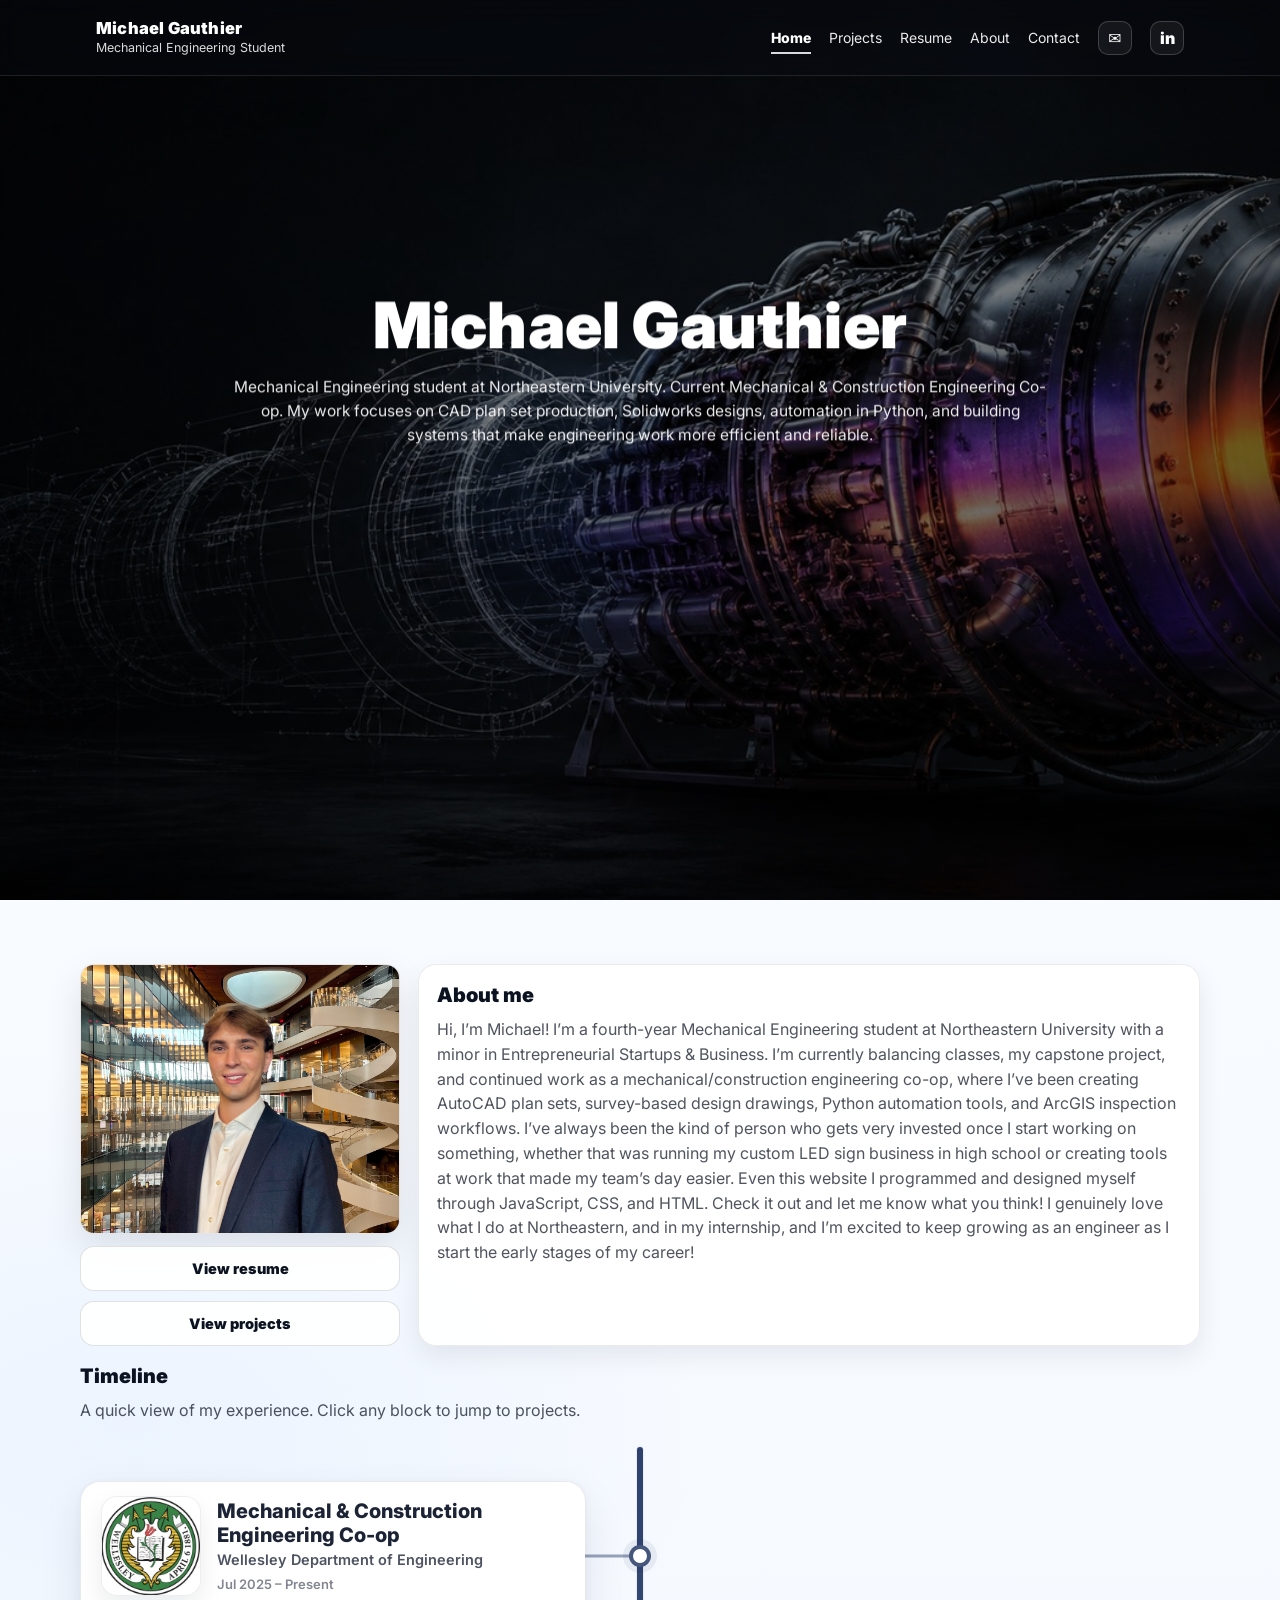
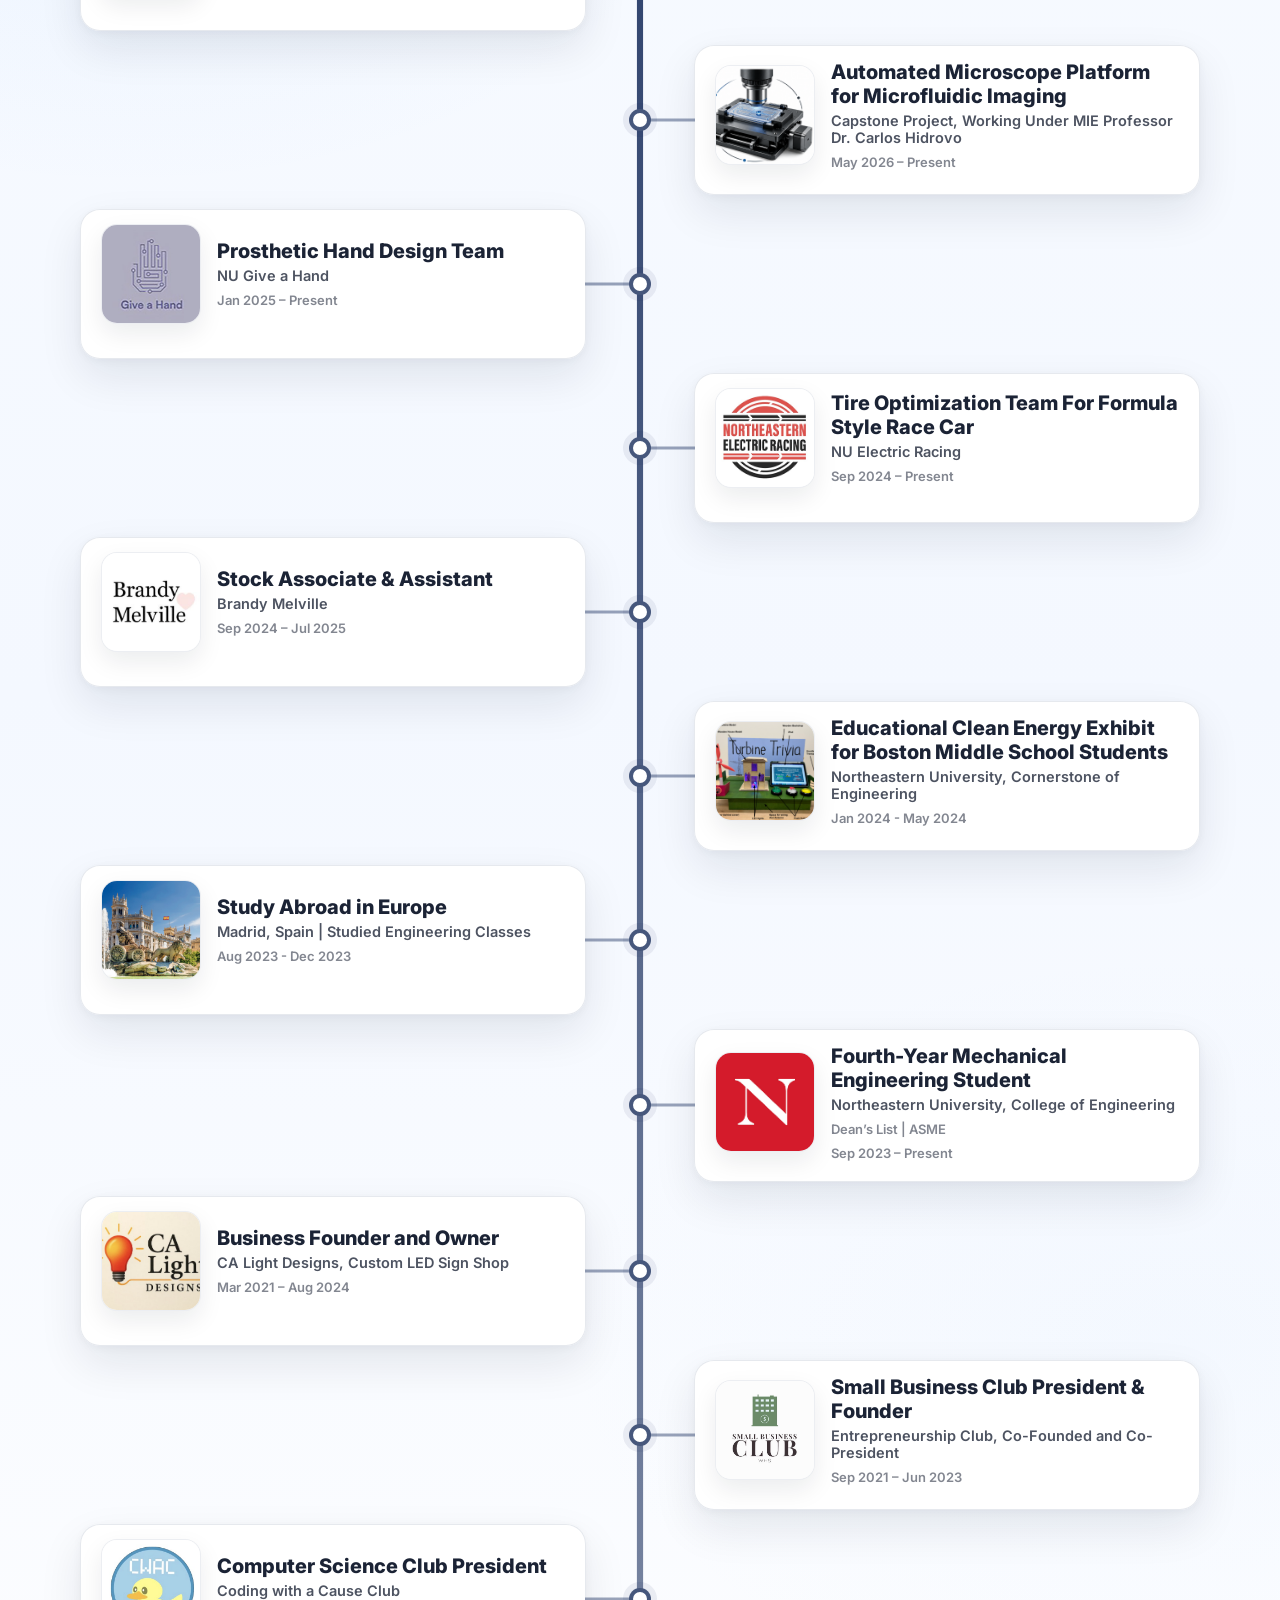
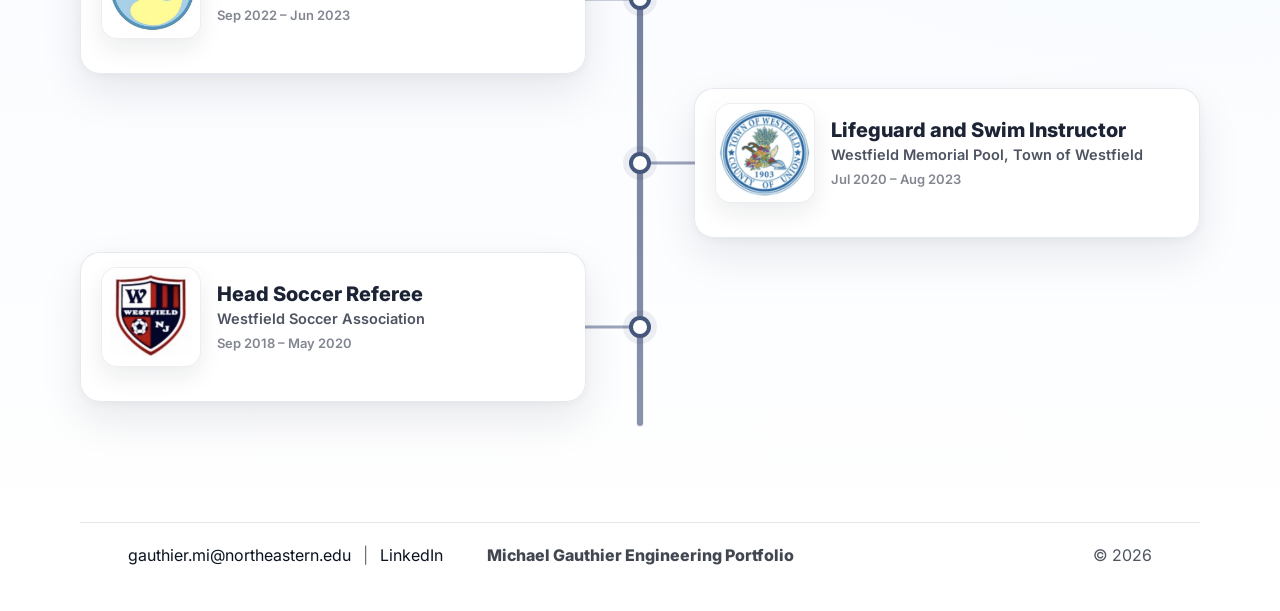
<file: index.html>
<!doctype html>
<html lang="en">
<head>
  <meta charset="utf-8" />
  <meta name="viewport" content="width=device-width,initial-scale=1,viewport-fit=cover" />
  <title>Michael Gauthier</title>
  <link rel="preconnect" href="https://fonts.googleapis.com">
  <link rel="preconnect" href="https://fonts.gstatic.com" crossorigin>
  <link href="https://fonts.googleapis.com/css2?family=Inter:wght@400;500;600;700;800;900&display=swap" rel="stylesheet">
  <link rel="stylesheet" href="styles.css" />
</head>
<body>
  <header class="topbar">
    <div class="wrap topbar-inner">
      <div class="brandblock">
        <div class="brand">Michael Gauthier</div>
        <div class="subtitle">Mechanical Engineering Student</div>
      </div>

      <button class="menu-btn" id="menuBtn" aria-label="Open menu">
        <span></span><span></span><span></span>
      </button>

      <nav class="nav" id="nav">
        <a class="nav-link active" href="index.html">Home</a>
        <a class="nav-link" href="projects.html">Projects</a>
        <a class="nav-link" href="resume.html">Resume</a>
        <a class="nav-link" href="about.html">About</a>
        <a class="nav-link" href="contact.html">Contact</a>
        <a class="icon-link" href="mailto:gauthier.mi@northeastern.edu" aria-label="Email">✉</a>
        <a class="icon-link" href="https://www.linkedin.com/in/mgauthier1" target="_blank" rel="noopener" aria-label="LinkedIn">in</a>
      </nav>
    </div>
  </header>

  <main class="noPad">
    <section class="hero full" data-parallax="true" data-parallax-speed="0.04"
      style="background-image:url('assets/images/HomeBackground.jpg');">
      <div class="hero-overlay"></div>
      <div class="wrap hero-content">
        <div class="hero-center hero-home-shift hero-parallax-text" data-parallax-text="true" data-parallax-text-speed="0.55">
          <h1 class="hero-title">Michael Gauthier</h1>
          <p class="hero-sub">
            Mechanical Engineering student at Northeastern University. Current Mechanical & Construction Engineering Co-op.
            My work focuses on CAD plan set production, Solidworks designs, automation in Python, and building systems that make engineering work more efficient and reliable.
          </p>
        </div>
      </div>
    </section>

    <section class="surface">
      <div class="wrap section">
        <div class="home-about-shell">
          <div class="home-about-left">
            <img class="home-headshot" src="assets/images/headshot2.png" alt="Headshot">

            <div class="home-about-buttons">
              <a class="btn btn-wide" href="resume.html">View resume</a>
              <a class="btn btn-wide" href="projects.html">View projects</a>
            </div>
          </div>

          <div class="home-about-right card">
            <div class="home-about-pad">
              <h2 class="h2">About me</h2>
              <p class="p-muted">
                Hi, I’m Michael! I’m a fourth-year Mechanical Engineering student at Northeastern University with a minor in Entrepreneurial Startups & Business. I’m currently balancing classes, my capstone project, and continued work as a mechanical/construction engineering co-op, where I’ve been creating AutoCAD plan sets, survey-based design drawings, Python automation tools, and ArcGIS inspection workflows. 
                I’ve always been the kind of person who gets very invested once I start working on something, whether that was running my custom LED sign business in high school or creating tools at work that made my team’s day easier. Even this website I programmed and designed myself through JavaScript, CSS, and HTML. Check it out and let me know what you think! I genuinely love what I do at Northeastern, and in my internship, and I’m excited to keep growing as an engineer as I start the early stages of my career!
              </p>
            </div>
          </div>
        </div>

        <div style="margin-top:18px;">
          <h2 class="h2">Timeline</h2>
          <p class="p-muted">A quick view of my experience. Click any block to jump to projects.</p>
        </div>

        <div class="timeline-alt">
          <div class="timeline-center-line"></div>
          <div class="timeline-years" aria-hidden="true"></div>

          <a class="timeline-row left" href="projects.html">
            <div class="timeline-card">
              <div class="timeline-card-inner">
                <div class="timeline-logo">
                  <img src="assets/images/WellesleyLogo_web.jpg" alt="Town of Wellesley">
                </div>
                <div class="timeline-text">
                  <div class="timeline-title">Mechanical & Construction Engineering Co-op</div>
                  <div class="timeline-company">Wellesley Department of Engineering</div>
                  <div class="timeline-subdate">Jul 2025 – Present</div>
                </div>
              </div>
            </div>
          </a>

          <a class="timeline-row right" href="projects.html">
            <div class="timeline-card">
              <div class="timeline-card-inner">
                <div class="timeline-logo">
                  <img src="assets/images/Capstone.png" alt="Capstone Project">
                </div>
                <div class="timeline-text">
                  <div class="timeline-title">Automated Microscope Platform for Microfluidic Imaging</div>
                  <div class="timeline-company">Capstone Project, Working Under MIE Professor Dr. Carlos Hidrovo</div>
                  <div class="timeline-subdate">May 2026 – Present</div>
                </div>
              </div>
            </div>
          </a>

          <a class="timeline-row left" href="projects.html">
            <div class="timeline-card">
              <div class="timeline-card-inner">
                <div class="timeline-logo">
                  <img src="assets/images/HandClubLogo_web.jpg" alt="NU Give a Hand">
                </div>
                <div class="timeline-text">
                  <div class="timeline-title">Prosthetic Hand Design Team</div>
                  <div class="timeline-company">NU Give a Hand</div>
                  <div class="timeline-subdate">Jan 2025 – Present</div>
                </div>
              </div>
            </div>
          </a>

          <a class="timeline-row right" href="projects.html">
            <div class="timeline-card">
              <div class="timeline-card-inner">
                <div class="timeline-logo">
                  <img src="assets/images/RacingClubLogo_web.jpg" alt="NU Electric Racing">
                </div>
                <div class="timeline-text">
                  <div class="timeline-title">Tire Optimization Team For Formula Style Race Car</div>
                  <div class="timeline-company">NU Electric Racing</div>
                  <div class="timeline-subdate">Sep 2024 – Present</div>
                </div>
              </div>
            </div>
          </a>

          <a class="timeline-row left no-nav" href="#">
            <div class="timeline-card">
              <div class="timeline-card-inner">
                <div class="timeline-logo">
                  <img src="assets/images/BrandyLogo.png" alt="Brandy Melville">
                </div>
                <div class="timeline-text">
                  <div class="timeline-title">Stock Associate & Assistant</div>
                  <div class="timeline-company">Brandy Melville</div>
                  <div class="timeline-subdate">Sep 2024 – Jul 2025</div>
                </div>
              </div>
            </div>
          </a>


          <a class="timeline-row right" href="project.html?slug=project-7">
            <div class="timeline-card">
              <div class="timeline-card-inner">
                <div class="timeline-logo">
                  <img src="assets/images/CleanEnergyLogo.png" alt="Clean Energy Exhibit">
                </div>
                <div class="timeline-text">
                  <div class="timeline-title">Educational Clean Energy Exhibit for Boston Middle School Students</div>
                  <div class="timeline-company">Northeastern University, Cornerstone of Engineering</div>
                  <div class="timeline-subdate">Jan 2024 - May 2024</div>
                </div>
              </div>
            </div>
          </a>

          <a class="timeline-row left" href="about.html">
            <div class="timeline-card">
              <div class="timeline-card-inner">
                <div class="timeline-logo">
                  <img src="assets/images/Madrid1.jpeg" alt="Study Abroad Madrid">
                </div>
                <div class="timeline-text">
                  <div class="timeline-title">Study Abroad in Europe</div>
                  <div class="timeline-company">Madrid, Spain | Studied Engineering Classes</div>
                  <div class="timeline-subdate">Aug 2023 - Dec 2023</div>
                </div>
              </div>
            </div>
          </a>

          <a class="timeline-row right" href="projects.html">
            <div class="timeline-card">
              <div class="timeline-card-inner">
                <div class="timeline-logo">
                  <img src="assets/images/NortheasternLogo.jpg" alt="Northeastern University">
                </div>
                <div class="timeline-text">
                  <div class="timeline-title">Fourth-Year Mechanical Engineering Student</div>
                  <div class="timeline-company">Northeastern University, College of Engineering</div>
                  <div class="timeline-subdate">Dean’s List | ASME</div>
                  <div class="timeline-subdate">Sep 2023 – Present</div>
                </div>
              </div>
            </div>
          </a>

          <!-- CA Light Designs moved to LEFT -->
          <a class="timeline-row left" href="project.html?slug=project-6">
            <div class="timeline-card">
              <div class="timeline-card-inner">
                <div class="timeline-logo">
                  <img src="assets/images/CALightDesignsLogo_web.jpg" alt="CA Light Designs">
                </div>
                <div class="timeline-text">
                  <div class="timeline-title">Business Founder and Owner</div>
                  <div class="timeline-company">CA Light Designs, Custom LED Sign Shop</div>
                  <div class="timeline-subdate">Mar 2021 – Aug 2024</div>
                </div>
              </div>
            </div>
          </a>

          <a class="timeline-row right" href="about.html">
            <div class="timeline-card">
              <div class="timeline-card-inner">
                <div class="timeline-logo">
                  <img src="assets/images/EntrepreneurshipClubLogo_web.jpg" alt="Entrepreneurship Club">
                </div>
                <div class="timeline-text">
                  <div class="timeline-title">Small Business Club President & Founder</div>
                  <div class="timeline-company">Entrepreneurship Club, Co-Founded and Co-President</div>
                  <div class="timeline-subdate">Sep 2021 – Jun 2023</div>
                </div>
              </div>
            </div>
          </a>

          <a class="timeline-row left" href="about.html">
            <div class="timeline-card">
              <div class="timeline-card-inner">
                <div class="timeline-logo">
                  <img src="assets/images/CodingWithACauseClubLogo_web.jpg" alt="Coding with a Cause">
                </div>
                <div class="timeline-text">
                  <div class="timeline-title">Computer Science Club President</div>
                  <div class="timeline-company">Coding with a Cause Club</div>
                  <div class="timeline-subdate">Sep 2022 – Jun 2023</div>
                </div>
              </div>
            </div>
          </a>

          <a class="timeline-row right" href="about.html">
            <div class="timeline-card">
              <div class="timeline-card-inner">
                <div class="timeline-logo">
                  <img src="assets/images/WestfieldLogo_web.jpg" alt="Westfield Memorial Pool">
                </div>
                <div class="timeline-text">
                  <div class="timeline-title">Lifeguard and Swim Instructor</div>
                  <div class="timeline-company">Westfield Memorial Pool, Town of Westfield</div>
                  <div class="timeline-subdate">Jul 2020 – Aug 2023</div>
                </div>
              </div>
            </div>
          </a>

          <a class="timeline-row left" href="about.html">
            <div class="timeline-card">
              <div class="timeline-card-inner">
                <div class="timeline-logo">
                  <img src="assets/images/westfieldsoccer_web.jpg" alt="Westfield Soccer Association">
                </div>
                <div class="timeline-text">
                  <div class="timeline-title">Head Soccer Referee</div>
                  <div class="timeline-company">Westfield Soccer Association</div>
                  <div class="timeline-subdate">Sep 2018 – May 2020</div>
                </div>
              </div>
            </div>
          </a>
        </div>

        <footer class="footer">
          <div class="wrap footer-3">
            <div class="footer-left">
              <a href="mailto:gauthier.mi@northeastern.edu">gauthier.mi@northeastern.edu</a>
              <span class="sep">|</span>
              <a href="https://www.linkedin.com/in/mgauthier1" target="_blank" rel="noopener">LinkedIn</a>
            </div>
            <div class="footer-center">Michael Gauthier Engineering Portfolio</div>
            <div class="footer-right">© <span id="year"></span></div>
          </div>
        </footer>
      </div>
    </section>
  </main>

  <script src="script.js"></script>
</body>
</html>
</file>
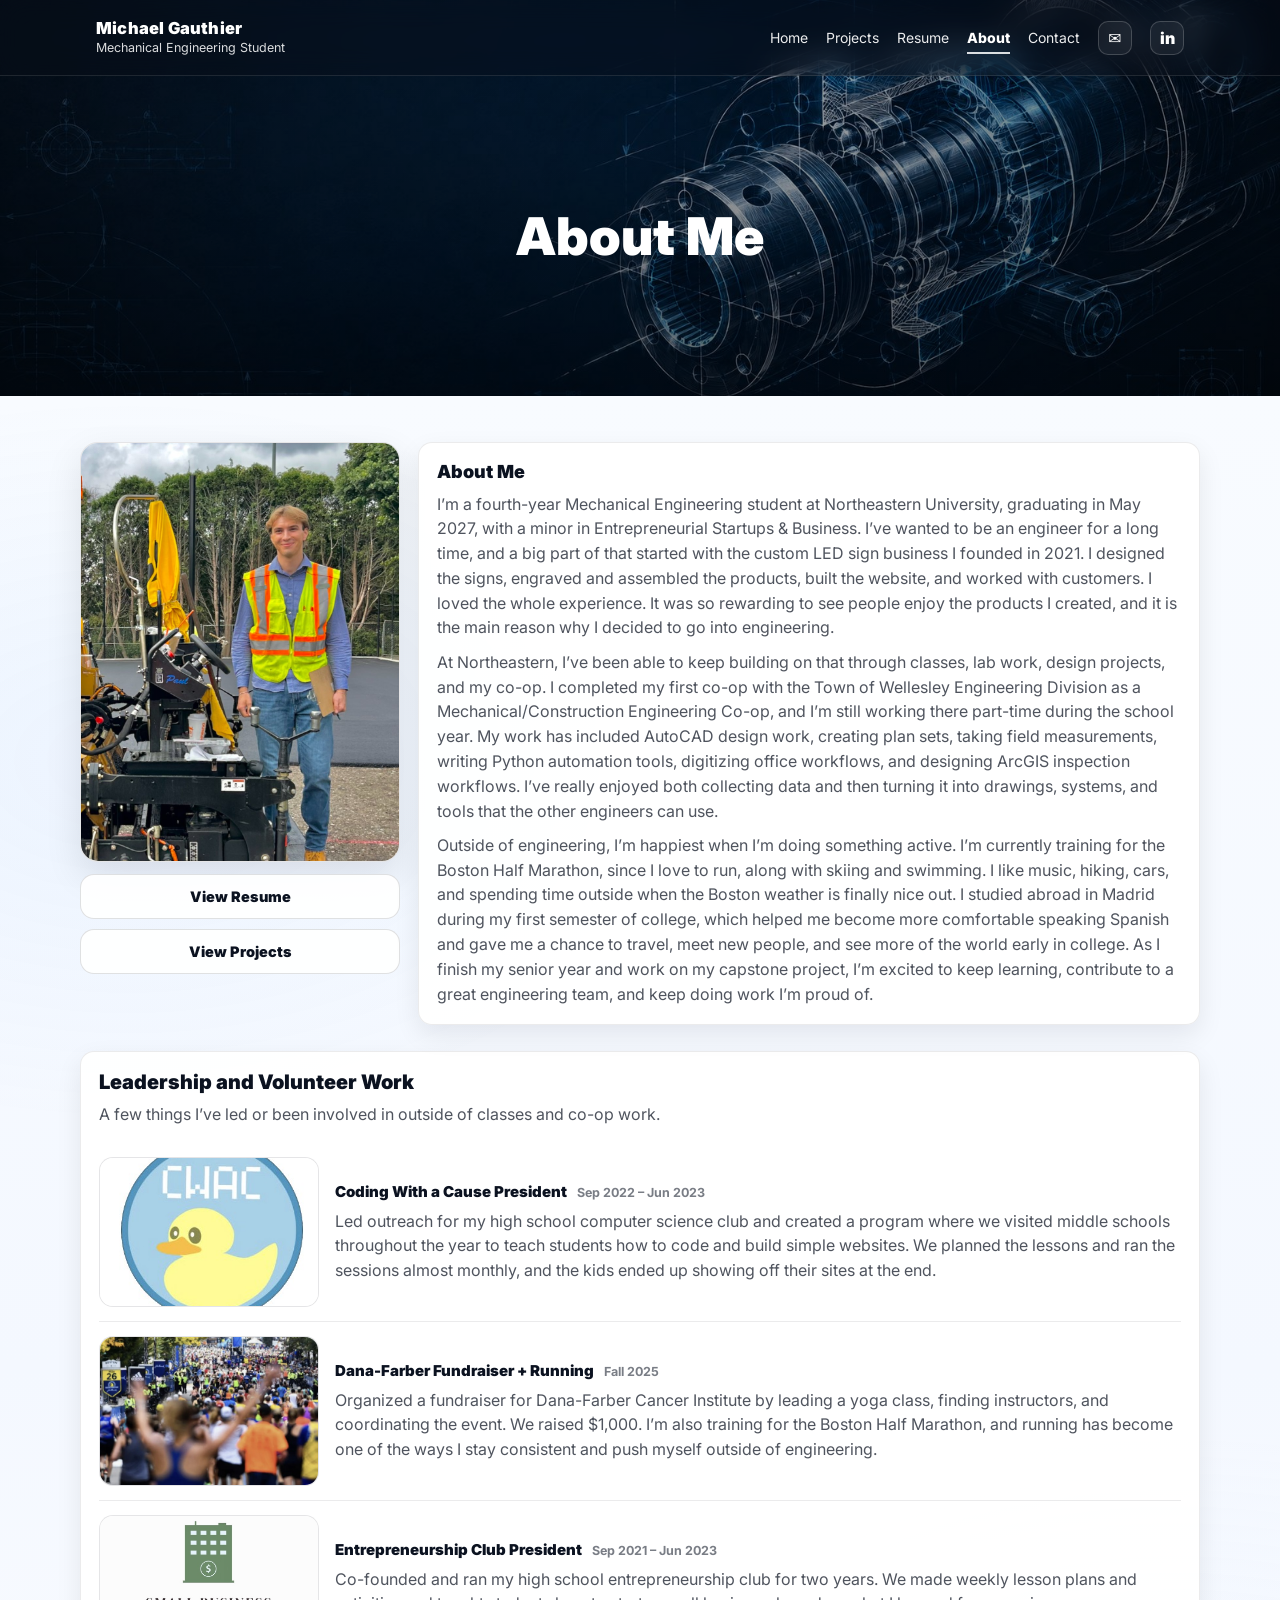
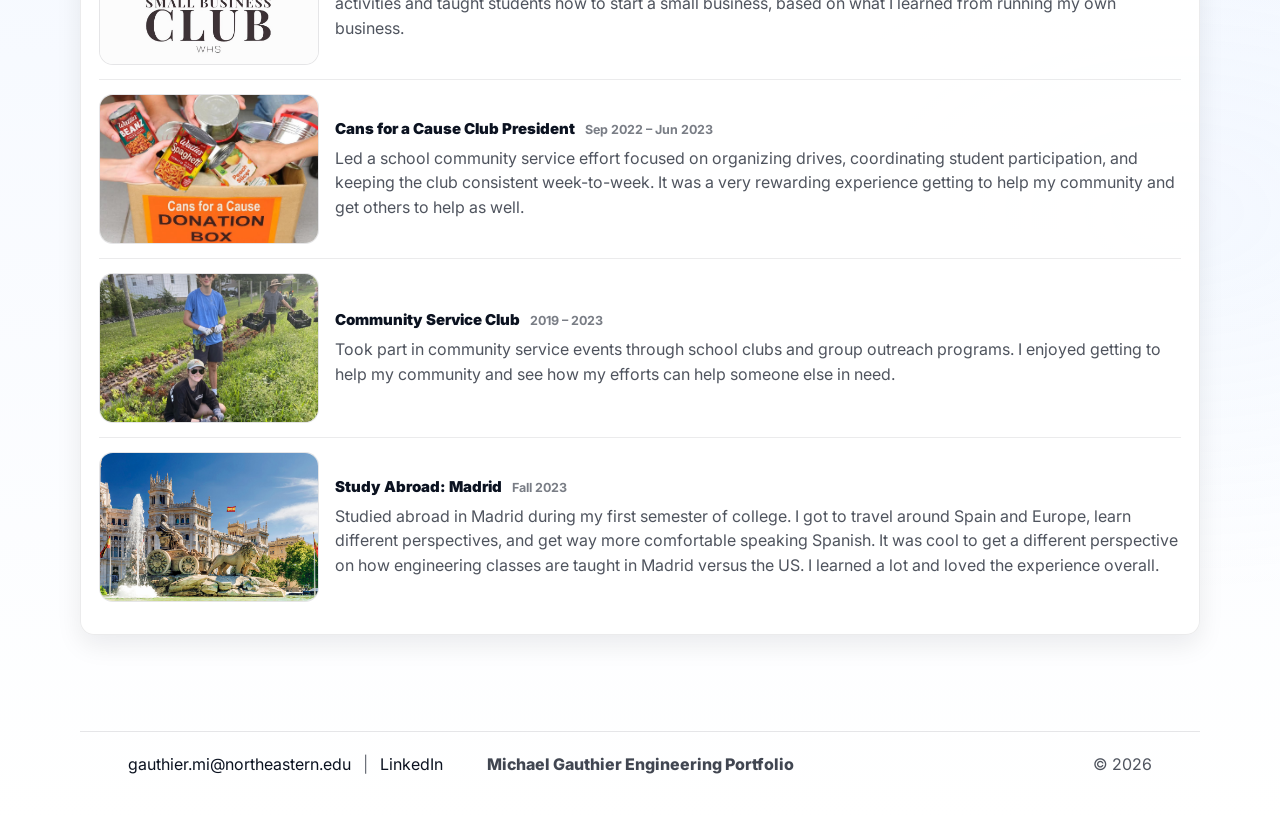
<file: about.html>
<!doctype html>
<html lang="en">
<head>
  <meta charset="utf-8" />
  <meta name="viewport" content="width=device-width,initial-scale=1,viewport-fit=cover" />
  <title>About | Michael Gauthier</title>
  <link rel="preconnect" href="https://fonts.googleapis.com">
  <link rel="preconnect" href="https://fonts.gstatic.com" crossorigin>
  <link href="https://fonts.googleapis.com/css2?family=Inter:wght@400;500;600;700;800;900&display=swap" rel="stylesheet">
  <link rel="stylesheet" href="styles.css?v=1002" />
</head>

<body>
  <header class="topbar">
    <div class="wrap topbar-inner">
      <div class="brandblock">
        <div class="brand">Michael Gauthier</div>
        <div class="subtitle">Mechanical Engineering Student</div>
      </div>

      <button class="menu-btn" id="menuBtn" aria-label="Open menu">
        <span></span><span></span><span></span>
      </button>

      <nav class="nav" id="nav">
        <a class="nav-link" href="index.html">Home</a>
        <a class="nav-link" href="projects.html">Projects</a>
        <a class="nav-link" href="resume.html">Resume</a>
        <a class="nav-link active" href="about.html">About</a>
        <a class="nav-link" href="contact.html">Contact</a>
        <a class="icon-link" href="mailto:gauthier.mi@northeastern.edu" aria-label="Email">✉</a>
        <a class="icon-link" href="https://www.linkedin.com/in/mgauthier1" target="_blank" rel="noopener" aria-label="LinkedIn">in</a>
      </nav>
    </div>
  </header>

  <main>
    <section class="hero thin" data-parallax="true" data-parallax-speed="0.12" data-parallax-base="30" style="background-image:url('assets/images/AboutBanner.jpg'); background-position:center 30%; background-size:cover;">
      <div class="hero-overlay"></div>
      <div class="wrap hero-content">
        <div class="hero-center">
          <h1 class="hero-title" style="font-size: clamp(30px, 4.2vw, 52px);">About Me</h1>
        </div>
      </div>
    </section>

    <section class="surface">
      <div class="wrap section">

        <div style="display:grid; grid-template-columns: 320px 1fr; gap:18px; align-items:stretch;">
          <div style="display:flex; flex-direction:column;">
            <img src="assets/images/heasshot9.jpg" alt="Headshot" loading="lazy" style="width:100%; height: 420px; object-fit: cover; object-position: center 18%; border-radius: 18px; border: 1px solid rgba(2,8,23,.10); box-shadow: 0 14px 36px rgba(2,8,23,.10); background:#fff;">
            <div style="margin-top:12px; display:grid; gap:10px;">
              <a class="btn btn-wide" href="resume.html">View Resume</a>
              <a class="btn btn-wide" href="projects.html">View Projects</a>
            </div>
          </div>

          <div class="card" style="padding:18px; height:100%; display:flex; flex-direction:column; justify-content:center;">
            <div style="font-weight:900; font-size:18px;">About Me</div>

            <div class="p-muted" style="margin-top:9.5px;">
              I’m a fourth-year Mechanical Engineering student at Northeastern University, graduating in May 2027, with a minor in Entrepreneurial Startups & Business. I’ve wanted to be an engineer for a long time, and a big part of that started with the custom LED sign business I founded in 2021. I designed the signs, engraved and assembled the products, built the website, and worked with customers. I loved the whole experience. It was so rewarding to see people enjoy the products I created, and it is the main reason why I decided to go into engineering. 

            </div>

            <div class="p-muted" style="margin-top:9.5px;">
              At Northeastern, I’ve been able to keep building on that through classes, lab work, design projects, and my co-op. I completed my first co-op with the Town of Wellesley Engineering Division as a Mechanical/Construction Engineering Co-op, and I’m still working there part-time during the school year. My work has included AutoCAD design work, creating plan sets, taking field measurements, writing Python automation tools, digitizing office workflows, and designing ArcGIS inspection workflows. I’ve really enjoyed both collecting data and then turning it into drawings, systems, and tools that the other engineers can use. 
            </div>

            <div class="p-muted" style="margin-top:9.5px;">
              Outside of engineering, I’m happiest when I’m doing something active. I’m currently training for the Boston Half Marathon, since I love to run, along with skiing and swimming. I like music, hiking, cars, and spending time outside when the Boston weather is finally nice out. I studied abroad in Madrid during my first semester of college, which helped me become more comfortable speaking Spanish and gave me a chance to travel, meet new people, and see more of the world early in college. As I finish my senior year and work on my capstone project, I’m excited to keep learning, contribute to a great engineering team, and keep doing work I’m proud of.
            </div>
          </div>
        </div>

        <div style="margin-top:26px;">
          <div class="card" style="padding:18px;">
            <div style="font-weight:900; font-size:20px;">Leadership and Volunteer Work</div>
            <div class="p-muted" style="margin-top:8px;">
              A few things I’ve led or been involved in outside of classes and co-op work.
            </div>

            <div style="margin-top:16px; display:grid; gap:0;">

              <div style="display:grid; grid-template-columns: 220px 1fr; gap:16px; align-items:stretch; padding:14px 0;">
                <img src="assets/images/CodingWithACauseClubLogo_web.jpg" alt="Coding With a Cause" loading="lazy" style="width:100%; height:150px; object-fit:cover; border-radius:14px; border:1px solid rgba(2,8,23,.10); background:#fff;">
                <div style="display:flex; flex-direction:column; justify-content:center;">
                  <div style="display:flex; flex-wrap:wrap; gap:10px; align-items:baseline;">
                    <div style="font-weight:900; font-size:15px;">Coding With a Cause President</div>
                    <div style="font-size:12.5px; color: rgba(11,18,32,.55); font-weight:700;">Sep 2022 – Jun 2023</div>
                  </div>
                  <div class="p-muted" style="margin-top:8px;">
                    Led outreach for my high school computer science club and created a program where we visited middle schools throughout the year to teach students how to code and build simple websites. We planned the lessons and ran the sessions almost monthly, and the kids ended up showing off their sites at the end.
                  </div>
                </div>
              </div>

              <div style="border-top:1px solid rgba(2,8,23,.08);"></div>

              <div style="display:grid; grid-template-columns: 220px 1fr; gap:16px; align-items:stretch; padding:14px 0;">
                <img src="assets/images/DanaFarberLogo_web.jpg" alt="Dana-Farber Fundraiser" loading="lazy" style="width:100%; height:150px; object-fit:cover; border-radius:14px; border:1px solid rgba(2,8,23,.10); background:#fff;">
                <div style="display:flex; flex-direction:column; justify-content:center;">
                  <div style="display:flex; flex-wrap:wrap; gap:10px; align-items:baseline;">
                    <div style="font-weight:900; font-size:15px;">Dana-Farber Fundraiser + Running</div>
                    <div style="font-size:12.5px; color: rgba(11,18,32,.55); font-weight:700;">Fall 2025</div>
                  </div>
                  <div class="p-muted" style="margin-top:8px;">
                    Organized a fundraiser for Dana-Farber Cancer Institute by leading a yoga class, finding instructors, and coordinating the event. We raised $1,000. I’m also training for the Boston Half Marathon, and running has become one of the ways I stay consistent and push myself outside of engineering.
                  </div>
                </div>
              </div>

              <div style="border-top:1px solid rgba(2,8,23,.08);"></div>

              <div style="display:grid; grid-template-columns: 220px 1fr; gap:16px; align-items:stretch; padding:14px 0;">
                <img src="assets/images/EntrepreneurshipClubLogo_web.jpg" alt="Entrepreneurship Club" loading="lazy" style="width:100%; height:150px; object-fit:cover; border-radius:14px; border:1px solid rgba(2,8,23,.10); background:#fff;">
                <div style="display:flex; flex-direction:column; justify-content:center;">
                  <div style="display:flex; flex-wrap:wrap; gap:10px; align-items:baseline;">
                    <div style="font-weight:900; font-size:15px;">Entrepreneurship Club President</div>
                    <div style="font-size:12.5px; color: rgba(11,18,32,.55); font-weight:700;">Sep 2021 – Jun 2023</div>
                  </div>
                  <div class="p-muted" style="margin-top:8px;">
                    Co-founded and ran my high school entrepreneurship club for two years. We made weekly lesson plans and activities and taught students how to start a small business, based on what I learned from running my own business.
                  </div>
                </div>
              </div>

              <div style="border-top:1px solid rgba(2,8,23,.08);"></div>

              <div style="display:grid; grid-template-columns: 220px 1fr; gap:16px; align-items:stretch; padding:14px 0;">
                <img src="assets/images/CansForACauseLogo_web.jpg" alt="Cans for a Cause" loading="lazy" style="width:100%; height:150px; object-fit:cover; border-radius:14px; border:1px solid rgba(2,8,23,.10); background:#fff;">
                <div style="display:flex; flex-direction:column; justify-content:center;">
                  <div style="display:flex; flex-wrap:wrap; gap:10px; align-items:baseline;">
                    <div style="font-weight:900; font-size:15px;">Cans for a Cause Club President</div>
                    <div style="font-size:12.5px; color: rgba(11,18,32,.55); font-weight:700;">Sep 2022 – Jun 2023</div>
                  </div>
                  <div class="p-muted" style="margin-top:8px;">
                    Led a school community service effort focused on organizing drives, coordinating student participation, and keeping the club consistent week-to-week. It was a very rewarding experience getting to help my community and get others to help as well. 
                  </div>
                </div>
              </div>

              <div style="border-top:1px solid rgba(2,8,23,.08);"></div>

              <div style="display:grid; grid-template-columns: 220px 1fr; gap:16px; align-items:stretch; padding:14px 0;">
                <img src="assets/images/CommunityServiceLogo_web.png" alt="Community Service" loading="lazy" style="width:100%; height:150px; object-fit:cover; border-radius:14px; border:1px solid rgba(2,8,23,.10); background:#fff;">
                <div style="display:flex; flex-direction:column; justify-content:center;">
                  <div style="display:flex; flex-wrap:wrap; gap:10px; align-items:baseline;">
                    <div style="font-weight:900; font-size:15px;">Community Service Club</div>
                    <div style="font-size:12.5px; color: rgba(11,18,32,.55); font-weight:700;">2019 – 2023</div>
                  </div>
                  <div class="p-muted" style="margin-top:8px;">
                    Took part in community service events through school clubs and group outreach programs. I enjoyed getting to help my community and see how my efforts can help someone else in need. 
                  </div>
                </div>
              </div>

              <div style="border-top:1px solid rgba(2,8,23,.08);"></div>

              <div style="display:grid; grid-template-columns: 220px 1fr; gap:16px; align-items:stretch; padding:14px 0;">
                <img src="assets/images/Madrid1.jpeg" alt="Madrid Study Abroad" loading="lazy" style="width:100%; height:150px; object-fit:cover; border-radius:14px; border:1px solid rgba(2,8,23,.10); background:#fff;">
                <div style="display:flex; flex-direction:column; justify-content:center;">
                  <div style="display:flex; flex-wrap:wrap; gap:10px; align-items:baseline;">
                    <div style="font-weight:900; font-size:15px;">Study Abroad: Madrid</div>
                    <div style="font-size:12.5px; color: rgba(11,18,32,.55); font-weight:700;">Fall 2023</div>
                  </div>
                  <div class="p-muted" style="margin-top:8px;">
                    Studied abroad in Madrid during my first semester of college. I got to travel around Spain and Europe, learn different perspectives, and get way more comfortable speaking Spanish. It was cool to get a different perspective on how engineering classes are taught in Madrid versus the US. I learned a lot and loved the experience overall. 
                  </div>
                </div>
              </div>

            </div>
          </div>
        </div>

        <footer class="footer">
          <div class="wrap footer-3">
            <div class="footer-left">
              <a href="mailto:gauthier.mi@northeastern.edu">gauthier.mi@northeastern.edu</a>
              <span class="sep">|</span>
              <a href="https://www.linkedin.com/in/mgauthier1" target="_blank" rel="noopener">LinkedIn</a>
            </div>
            <div class="footer-center">Michael Gauthier Engineering Portfolio</div>
            <div class="footer-right">© <span id="year"></span></div>
          </div>
        </footer>

      </div>
    </section>
  </main>

  <script src="script.js?v=1002"></script>
</body>
</html>
</file>
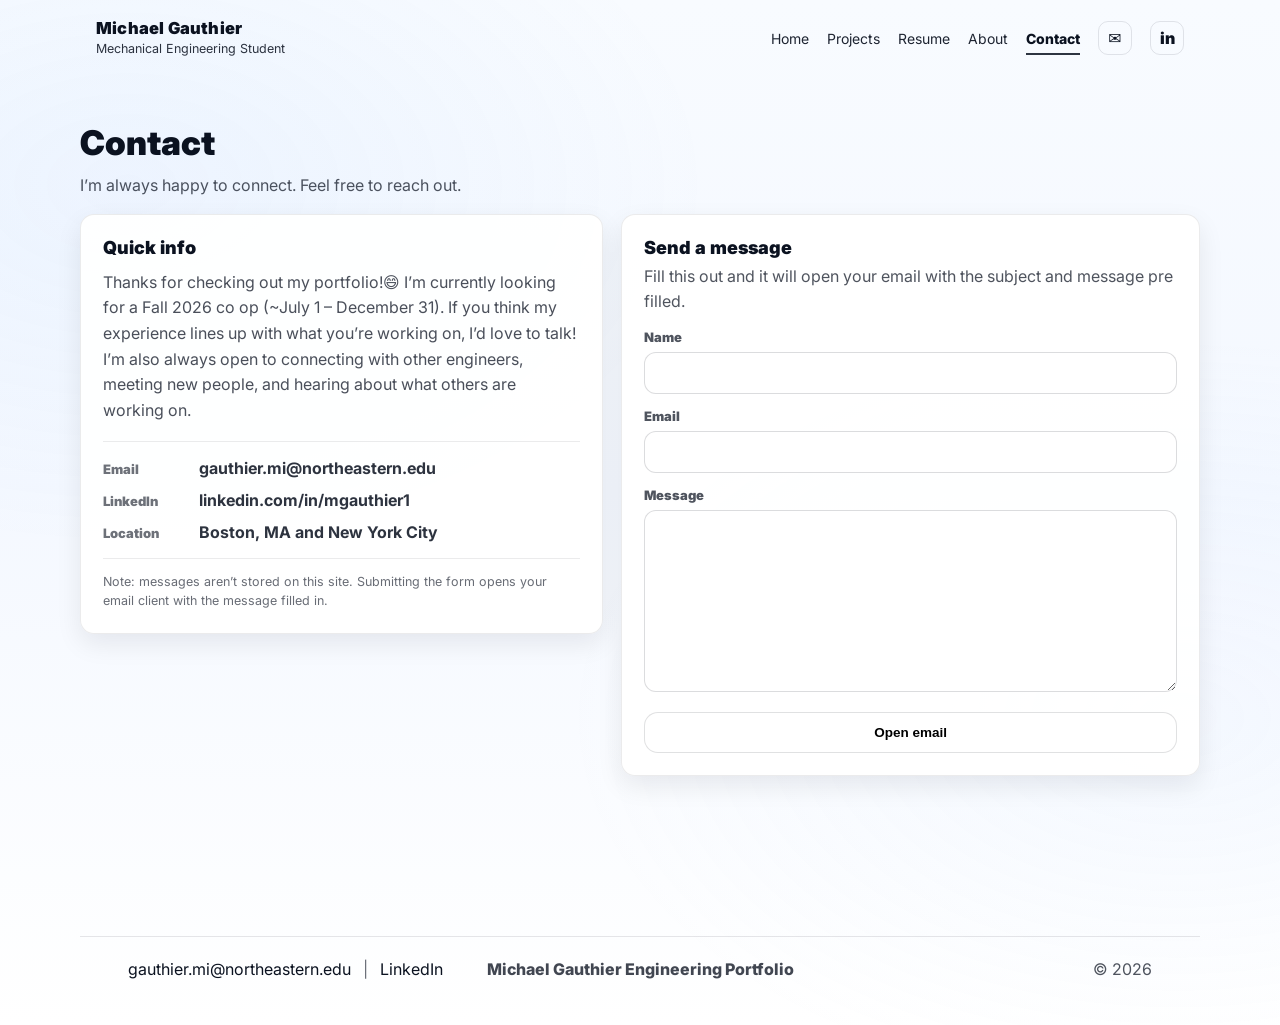
<file: contact.html>
<!doctype html>
<html lang="en">
<head>
  <meta charset="utf-8" />
  <meta name="viewport" content="width=device-width,initial-scale=1,viewport-fit=cover" />
  <title>Contact | Michael Gauthier</title>
  <link rel="preconnect" href="https://fonts.googleapis.com">
  <link rel="preconnect" href="https://fonts.gstatic.com" crossorigin>
  <link href="https://fonts.googleapis.com/css2?family=Inter:wght@400;500;600;700;800;900&display=swap" rel="stylesheet">
  <link rel="stylesheet" href="styles.css?v=12" />
</head>

<body class="contact-page">
  <header class="topbar lightbar clearbar">
    <div class="wrap topbar-inner">
      <div class="brandblock">
        <div class="brand">Michael Gauthier</div>
        <div class="subtitle">Mechanical Engineering Student</div>
      </div>

      <button class="menu-btn" id="menuBtn" aria-label="Open menu">
        <span></span><span></span><span></span>
      </button>

      <nav class="nav" id="nav">
        <a class="nav-link" href="index.html">Home</a>
        <a class="nav-link" href="projects.html">Projects</a>
        <a class="nav-link" href="resume.html">Resume</a>
        <a class="nav-link" href="about.html">About</a>
        <a class="nav-link active" href="contact.html">Contact</a>
        <a class="icon-link" href="mailto:gauthier.mi@northeastern.edu" aria-label="Email">✉</a>
        <a class="icon-link" href="https://www.linkedin.com/in/mgauthier1" target="_blank" rel="noopener" aria-label="LinkedIn">in</a>
      </nav>
    </div>
  </header>

  <main class="surface pageFill">
    <section class="wrap section">
      <div class="page-head">
        <div>
          <h1 class="page-title">Contact</h1>
          <p class="p-muted">I’m always happy to connect. Feel free to reach out.</p>
        </div>
      </div>

      <div class="contact-grid">
        <aside class="card contact-left">
          <h2 class="contact-h">Quick info</h2>

          <p class="contact-blurb">
            Thanks for checking out my portfolio!😄 I’m currently looking for a Fall 2026 co op
            (~July 1 – December 31). If you think my experience lines up with what you’re working on,
            I’d love to talk! I’m also always open to connecting with other engineers,
            meeting new people, and hearing about what others are working on. 
            
          </p>

          <div class="contact-info">
            <div class="contact-row">
              <div class="contact-label">Email</div>
              <a class="contact-value" href="mailto:gauthier.mi@northeastern.edu">gauthier.mi@northeastern.edu</a>
            </div>

            <div class="contact-row">
              <div class="contact-label">LinkedIn</div>
              <a class="contact-value" href="https://www.linkedin.com/in/mgauthier1" target="_blank" rel="noopener">
                linkedin.com/in/mgauthier1
              </a>
            </div>

            <div class="contact-row">
              <div class="contact-label">Location</div>
              <div class="contact-value">Boston, MA and New York City</div>
            </div>
          </div>

          <div class="contact-note">
            Note: messages aren’t stored on this site. Submitting the form opens your email client with the message filled in.
          </div>
        </aside>

        <section class="card contact-right">
          <h2 class="contact-h">Send a message</h2>
          <p class="p-muted" style="margin-top:6px;">
            Fill this out and it will open your email with the subject and message pre filled.
          </p>

          <form id="contactForm" class="contact-form">
            <label class="contact-field">
              <span>Name</span>
              <input id="cName" class="contact-input" required>
            </label>

            <label class="contact-field">
              <span>Email</span>
              <input id="cEmail" class="contact-input" type="email" required>
            </label>

            <label class="contact-field">
              <span>Message</span>
              <textarea id="cMessage" class="contact-input" rows="8" required></textarea>
            </label>

            <button class="btn contact-submit" type="submit">Open email</button>
          </form>
        </section>
      </div>

      <div class="contact-footer-spacer"></div>

      <footer class="footer">
        <div class="wrap footer-3">
          <div class="footer-left">
            <a href="mailto:gauthier.mi@northeastern.edu">gauthier.mi@northeastern.edu</a>
            <span class="sep">|</span>
            <a href="https://www.linkedin.com/in/mgauthier1" target="_blank" rel="noopener">LinkedIn</a>
          </div>
          <div class="footer-center">Michael Gauthier Engineering Portfolio</div>
          <div class="footer-right">© <span id="year"></span></div>
        </div>
      </footer>
    </section>
  </main>

  <script src="script.js?v=12"></script>
</body>
</html>
</file>
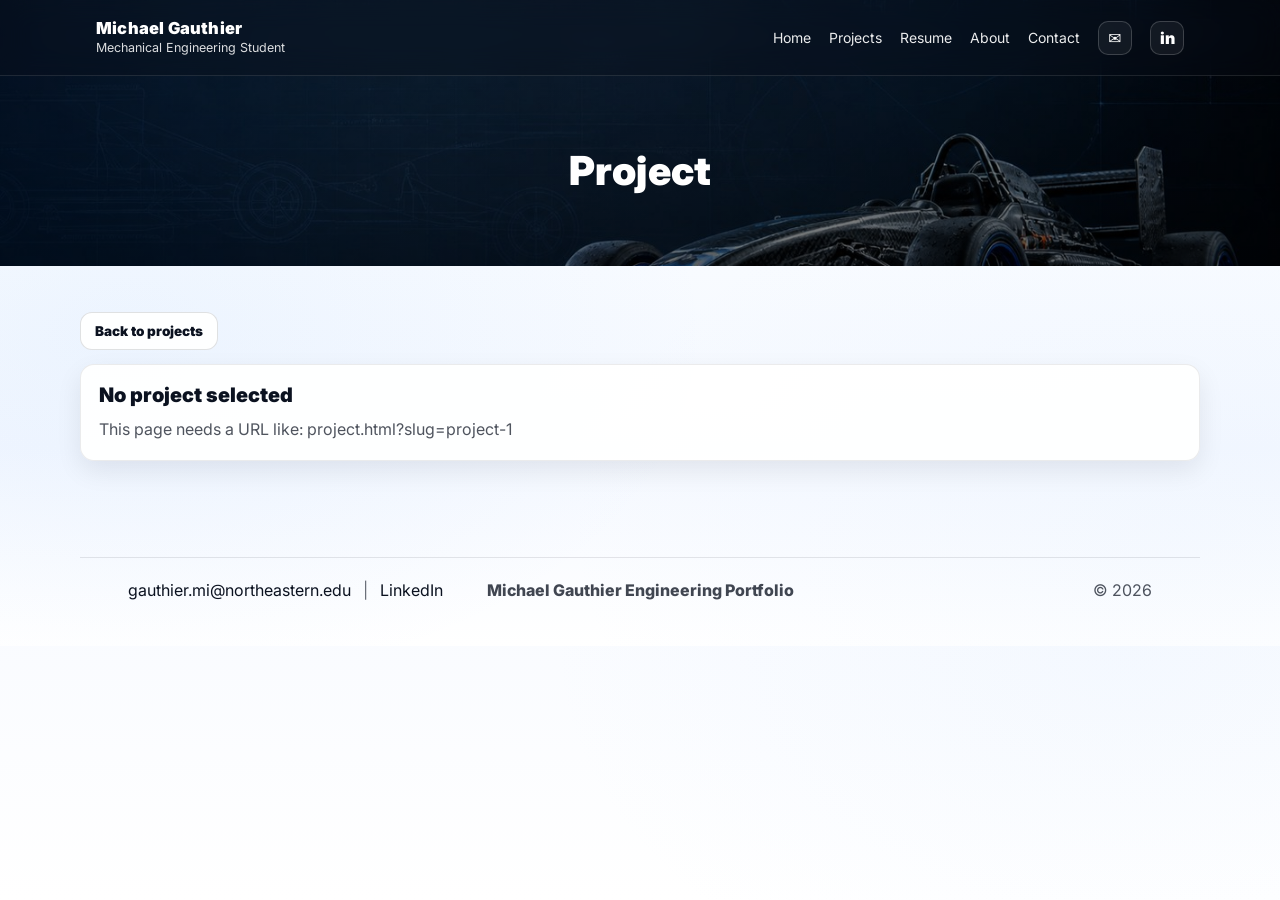
<file: project.html>
<!doctype html>
<html lang="en">
<head>
  <meta charset="utf-8" />
  <meta name="viewport" content="width=device-width,initial-scale=1,viewport-fit=cover" />
  <title>Project | Michael Gauthier</title>
  <link rel="preconnect" href="https://fonts.googleapis.com">
  <link rel="preconnect" href="https://fonts.gstatic.com" crossorigin>
  <link href="https://fonts.googleapis.com/css2?family=Inter:wght@400;500;600;700;800;900&display=swap" rel="stylesheet">
  <link rel="stylesheet" href="styles.css?v=1000" />
</head>

<body>
  <header class="topbar">
    <div class="wrap topbar-inner">
      <div class="brandblock">
        <div class="brand">Michael Gauthier</div>
        <div class="subtitle">Mechanical Engineering Student</div>
      </div>

      <button class="menu-btn" id="menuBtn" aria-label="Open menu">
        <span></span><span></span><span></span>
      </button>

      <nav class="nav" id="nav">
        <a class="nav-link" href="index.html">Home</a>
        <a class="nav-link" href="projects.html">Projects</a>
        <a class="nav-link" href="resume.html">Resume</a>
        <a class="nav-link" href="about.html">About</a>
        <a class="nav-link" href="contact.html">Contact</a>
        <a class="icon-link" href="mailto:gauthier.mi@northeastern.edu" aria-label="Email">✉</a>
        <a class="icon-link" href="https://www.linkedin.com/in/mgauthier1" target="_blank" rel="noopener" aria-label="LinkedIn">in</a>
      </nav>
    </div>
  </header>

  <main>
    <section class="hero project-hero" data-parallax="true" data-parallax-speed="0.12" data-parallax-base="20"
      style="background-image:url('assets/images/ProjectBanner.jpg'); background-position:center 20%; background-size:cover;">
      <div class="hero-overlay"></div>
      <div class="wrap hero-content">
        <div class="hero-center">
          <h1 id="projectHeroTitle" class="hero-title project-hero-title"></h1>
        </div>
      </div>
    </section>

    <section class="surface">
      <div class="wrap section">
        <div class="actions" style="margin-bottom:14px;">
          <a class="btn" href="projects.html">Back to projects</a>
        </div>

        <div id="projectWrap"></div>

        <footer class="footer">
          <div class="wrap footer-3">
            <div class="footer-left">
              <a href="mailto:gauthier.mi@northeastern.edu">gauthier.mi@northeastern.edu</a>
              <span class="sep">|</span>
              <a href="https://www.linkedin.com/in/mgauthier1" target="_blank" rel="noopener">LinkedIn</a>
            </div>
            <div class="footer-center">Michael Gauthier Engineering Portfolio</div>
            <div class="footer-right">© <span id="year"></span></div>
          </div>
        </footer>
      </div>
    </section>
  </main>

  <script src="projects-data.js?v=1000"></script>
  <script src="script.js?v=1000"></script>

  <script>
    (function(){
      const root = document.getElementById("projectWrap");
      const heroTitle = document.getElementById("projectHeroTitle");
      const params = new URLSearchParams(window.location.search);
      const slug = params.get("slug");

      if (!window.PROJECTS) {
        heroTitle.textContent = "Project";
        root.innerHTML = `
          <div class="card" style="padding:18px;">
            <div class="h2">Projects data not loading</div>
            <p class="p-muted" style="margin-top:10px;">
              projects-data.js did not run. This usually means the script path is wrong or there is a syntax error inside projects-data.js.
            </p>
          </div>
        `;
        return;
      }

      if (!slug) {
        heroTitle.textContent = "Project";
        root.innerHTML = `
          <div class="card" style="padding:18px;">
            <div class="h2">No project selected</div>
            <p class="p-muted" style="margin-top:10px;">
              This page needs a URL like: project.html?slug=project-1
            </p>
          </div>
        `;
        return;
      }

      const projects = window.PROJECTS.slice().sort((a,b)=>a.number-b.number);
      const p = projects.find(x => x.slug === slug);

      if (!p) {
        heroTitle.textContent = "Project";
        root.innerHTML = `
          <div class="card" style="padding:18px;">
            <div class="h2">Project not found</div>
            <p class="p-muted" style="margin-top:10px;">
              Could not find a project with slug: <b>${slug}</b>
            </p>
          </div>
        `;
        return;
      }

      document.title = `${p.title} | Michael Gauthier`;
      heroTitle.textContent = p.title;

      function pillsFromSkills(skillsStr){
        const list = (skillsStr || "")
          .split(",")
          .map(s => s.trim())
          .filter(Boolean)
          .slice(0, 10);

        return list.map(s => `<span class="project-skill-pill">${s}</span>`).join("");
      }

      function escapeHtml(str){
        return (str || "").replace(/[&<>"']/g, m => ({
          "&":"&amp;","<":"&lt;",">":"&gt;",'"':"&quot;","'":"&#039;"
        }[m]));
      }

      function isVideoSrc(src){
        const base = (src || "").split("?")[0].toLowerCase();
        return base.endsWith(".mp4");
      }

      function mediaBox(src, alt){
        if (!src) return "";
        if (isVideoSrc(src)) {
          return `
            <div class="project-detail-photo" style="overflow:hidden; border-radius:14px; border:1px solid rgba(2,8,23,.10); background:#000; box-shadow: 0 14px 36px rgba(2,8,23,.10);">
              <video
                src="${src}"
                autoplay
                muted
                loop
                playsinline
                preload="metadata"
                style="width:100%; height:auto; display:block;"
                aria-label="${escapeHtml(alt)}"
              ></video>
            </div>
          `;
        }

        return `
          <div class="project-detail-photo" style="overflow:hidden; border-radius:14px; border:1px solid rgba(2,8,23,.10); background:#fff; box-shadow: 0 14px 36px rgba(2,8,23,.10);">
            <img src="${src}" alt="${escapeHtml(alt)}" loading="lazy" style="width:100%; height:auto; display:block;">
          </div>
        `;
      }

      function extraGallery(images, startIndex, alt){
        const rest = (images || []).slice(startIndex).filter(Boolean);
        if (!rest.length) return "";

        return `
          <div style="margin-top:16px;">
            <div class="project-extra-grid">
              ${rest.map(src => `
                <div class="project-extra-img">
                  ${isVideoSrc(src)
                    ? `<video src="${src}" autoplay muted loop playsinline preload="metadata" style="width:100%; height:auto; display:block;" aria-label="${escapeHtml(alt)}"></video>`
                    : `<img src="${src}" alt="${escapeHtml(alt)}" loading="lazy" style="width:100%; height:auto; display:block;">`
                  }
                </div>
              `).join("")}
            </div>
          </div>
        `;
      }

      function renderTile(tileTitle, skills, contextLabel, context, howLabel, how, resultsLabel, results, imagesArr){
        const pills = pillsFromSkills(skills);
        const imgs = Array.isArray(imagesArr) ? imagesArr : [];

        const rightSrc = imgs[0] || "";
        const leftSrc  = imgs[1] || "";

        const rightStackSrc = (imgs.length === 3) ? (imgs[2] || "") : "";

        const more = (imgs.length >= 4) ? extraGallery(imgs, 2, tileTitle) : "";

        return `
          <div class="card" style="padding:18px; margin-bottom:16px;">
            <div style="font-weight:900; font-size:20px; text-align:center; letter-spacing:.2px; margin: 6px 0 10px;">
              ${tileTitle}
            </div>

            <div style="height:8px;"></div>

            <div class="project-detail-top" style="display:grid; grid-template-columns: 1fr 320px; gap:18px; align-items:start;">
              <div>
                <div class="project-skill-pills" style="margin-top:0;">
                  ${pills}
                </div>

                <div style="margin-top:16px;">
                  <div class="project-detail-label">${contextLabel || ""}</div>
                  <div class="project-detail-body">${context || ""}</div>
                </div>

                <div style="margin-top:16px;">
                  <div class="project-detail-label">${howLabel || ""}</div>
                  <div class="project-detail-body">${how || ""}</div>
                </div>
              </div>

              <div style="display:grid; gap:12px;">
                ${mediaBox(rightSrc, tileTitle)}
                ${rightStackSrc ? mediaBox(rightStackSrc, tileTitle) : ""}
              </div>
            </div>

            <div style="margin-top:18px; padding-top:18px; border-top:1px solid rgba(2,8,23,.08);">
              <div style="display:grid; grid-template-columns: 320px 1fr; gap:18px; align-items:start;">
                ${mediaBox(leftSrc, tileTitle)}

                <div>
                  <div class="project-detail-label">${resultsLabel || ""}</div>
                  <div class="project-detail-body">${results || ""}</div>
                </div>
              </div>

              ${more}
            </div>
          </div>
        `;
      }

      if (Array.isArray(p.subsections) && p.subsections.length > 0) {
        const tiles = p.subsections.map(s => {
          return renderTile(
            s.title,
            s.skills,
            s.contextLabel,
            s.context,
            s.howLabel,
            s.how,
            s.resultsLabel,
            s.results,
            s.images
          );
        }).join("");

        root.innerHTML = tiles;
      } else {
        root.innerHTML = renderTile(
          p.title,
          p.skills,
          p.contextLabel,
          p.context,
          p.howLabel,
          p.how,
          p.resultsLabel,
          p.results,
          p.images
        );
      }

      const mq = window.matchMedia("(max-width: 720px)");
      if (mq.matches) {
        root.querySelectorAll(".project-detail-top").forEach(t => t.style.gridTemplateColumns = "1fr");
        root.querySelectorAll("[style*='grid-template-columns: 320px 1fr']").forEach(t => t.style.gridTemplateColumns = "1fr");
        root.querySelectorAll("[style*='grid-template-columns: repeat(2, 1fr)']").forEach(t => t.style.gridTemplateColumns = "1fr");
      }
    })();
  </script>
</body>
</html>
</file>
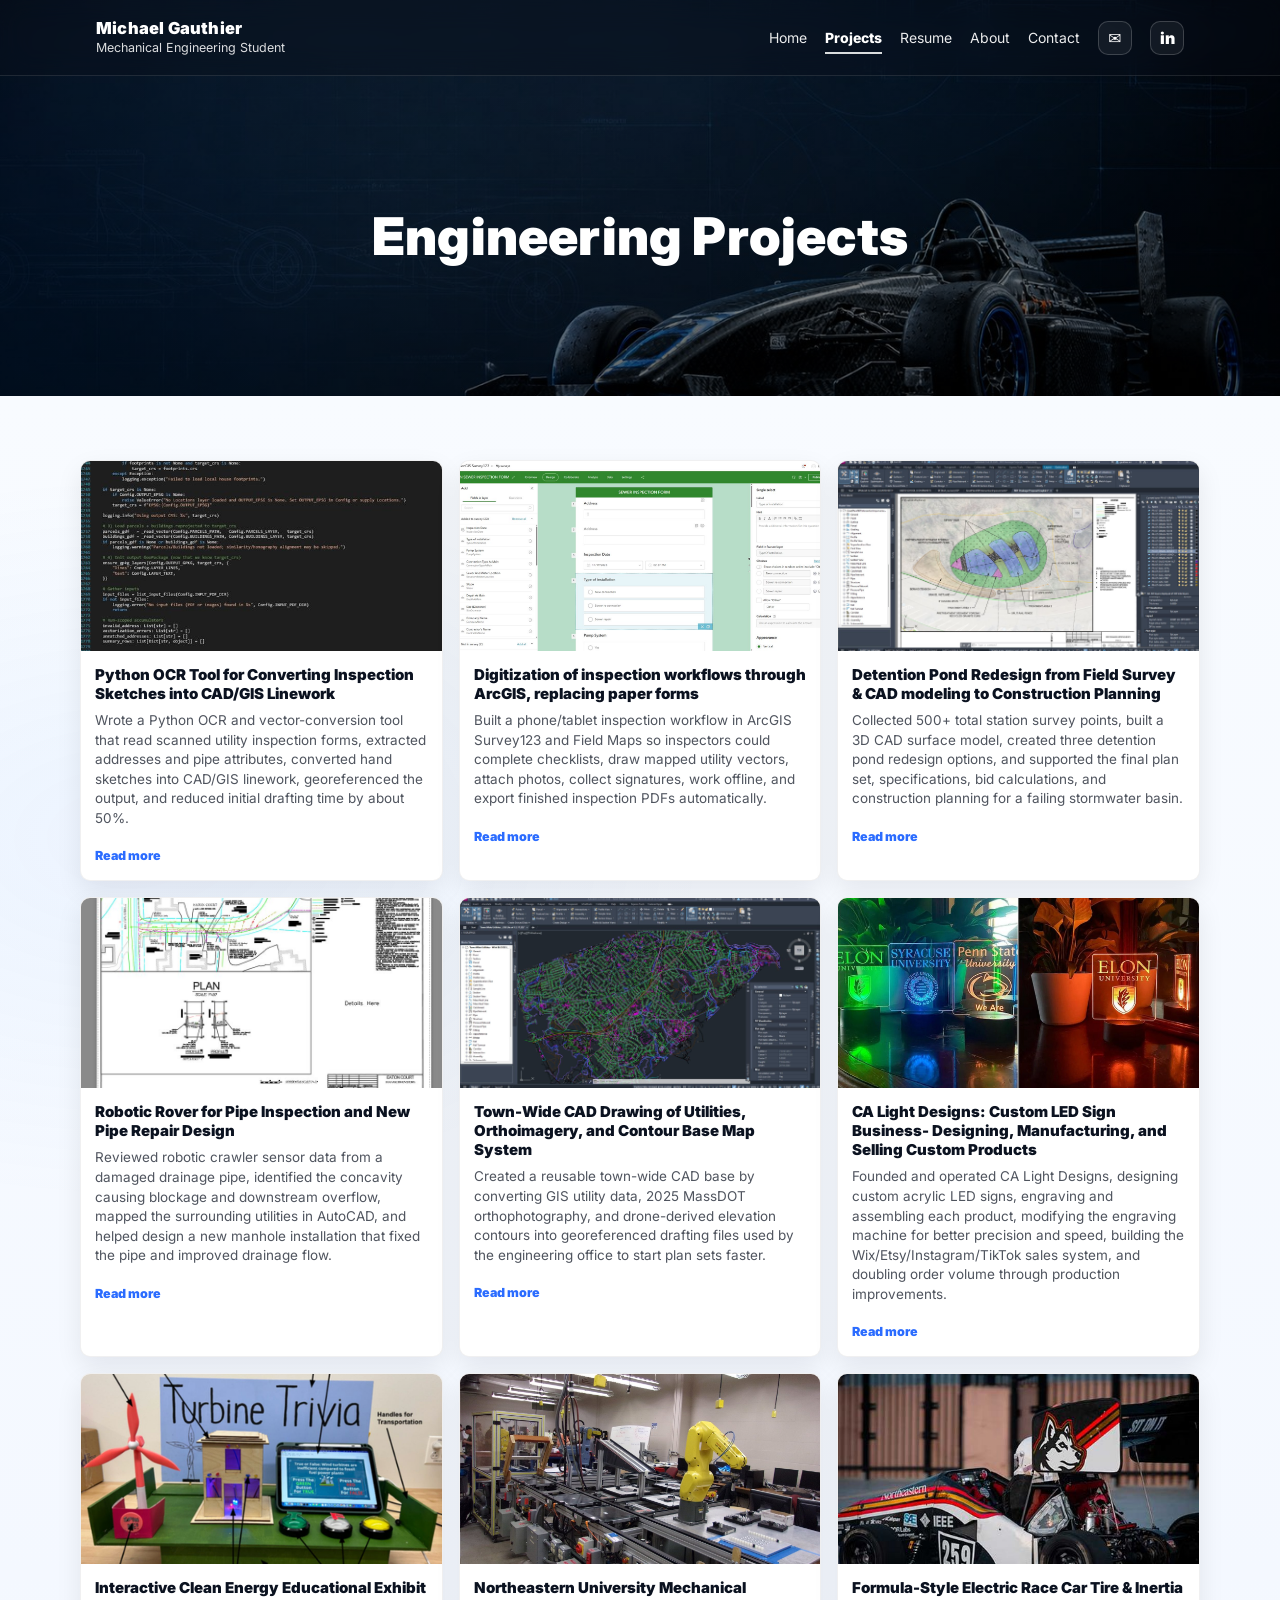
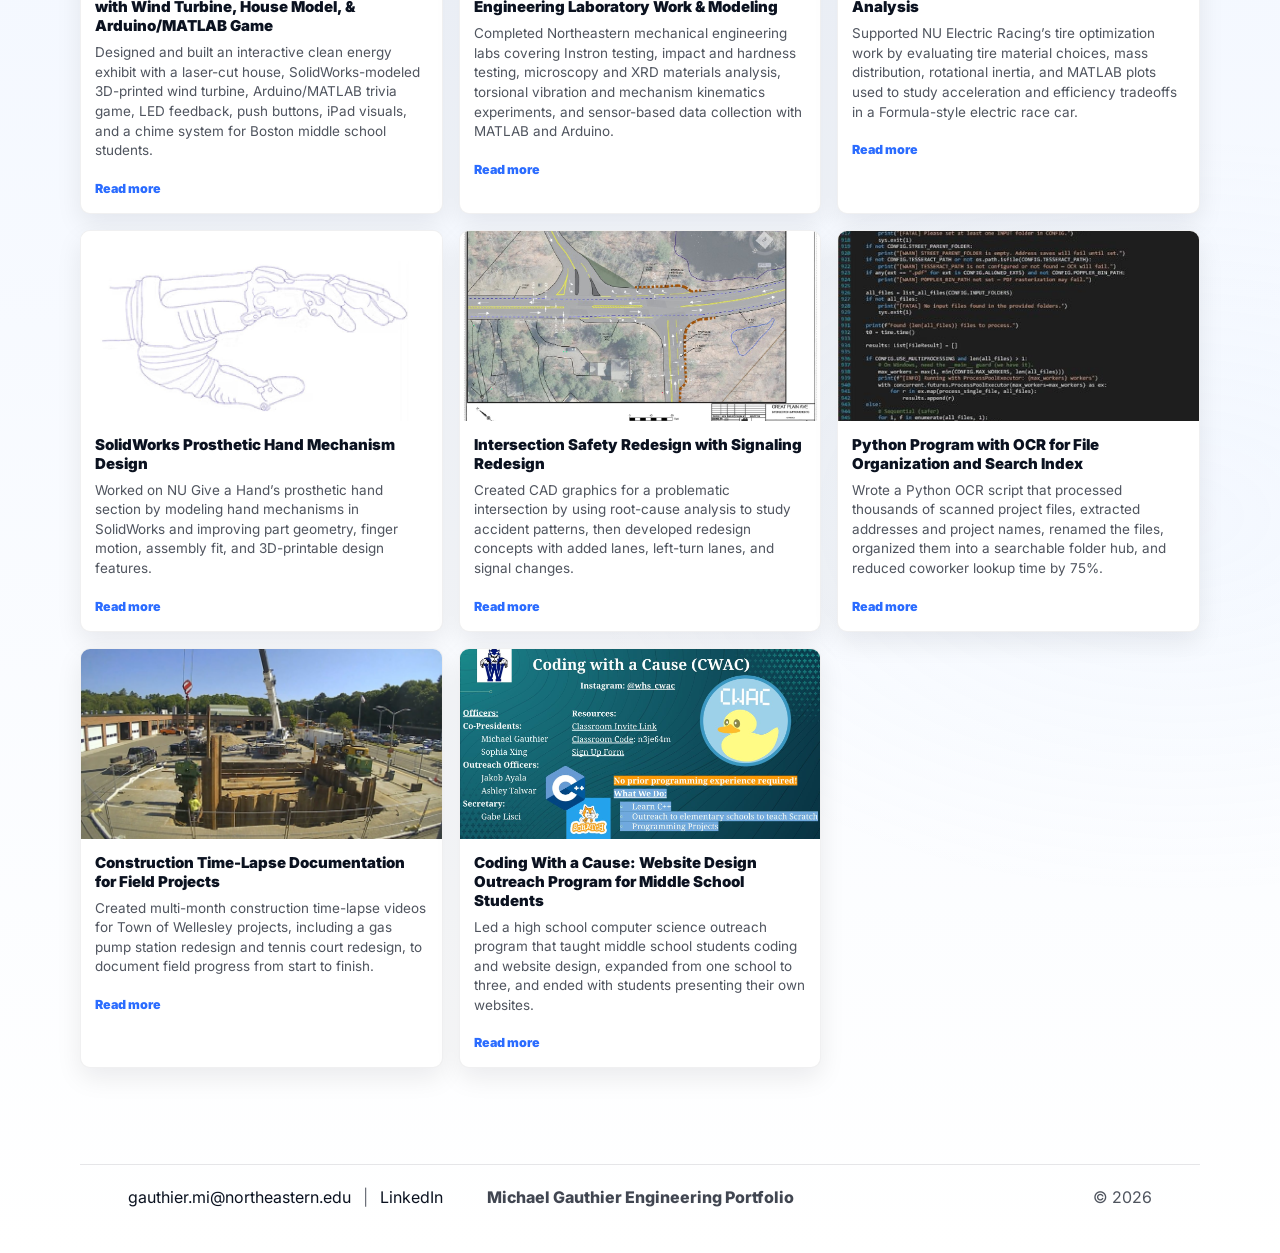
<file: projects.html>
<!doctype html>
<html lang="en">
<head>
  <meta charset="utf-8" />
  <meta name="viewport" content="width=device-width,initial-scale=1,viewport-fit=cover" />
  <title>Projects | Michael Gauthier</title>
  <link rel="preconnect" href="https://fonts.googleapis.com">
  <link rel="preconnect" href="https://fonts.gstatic.com" crossorigin>
  <link href="https://fonts.googleapis.com/css2?family=Inter:wght@400;500;600;700;800;900&display=swap" rel="stylesheet">
  <link rel="stylesheet" href="styles.css?v=99" />
</head>
<body>
  <header class="topbar">
    <div class="wrap topbar-inner">
      <div class="brandblock">
        <div class="brand">Michael Gauthier</div>
        <div class="subtitle">Mechanical Engineering Student</div>
      </div>

      <button class="menu-btn" id="menuBtn" aria-label="Open menu">
        <span></span><span></span><span></span>
      </button>

      <nav class="nav" id="nav">
        <a class="nav-link" href="index.html">Home</a>
        <a class="nav-link active" href="projects.html">Projects</a>
        <a class="nav-link" href="resume.html">Resume</a>
        <a class="nav-link" href="about.html">About</a>
        <a class="nav-link" href="contact.html">Contact</a>
        <a class="icon-link" href="mailto:gauthier.mi@northeastern.edu" aria-label="Email">✉</a>
        <a class="icon-link" href="https://www.linkedin.com/in/mgauthier1" target="_blank" rel="noopener" aria-label="LinkedIn">in</a>
      </nav>
    </div>
  </header>

  <main>
    <section class="hero thin" data-parallax="true" data-parallax-speed="0.12" data-parallax-base="20" style="background-image:url('assets/images/ProjectBanner.jpg'); background-position:center 20%; background-size:cover;">
      <div class="hero-overlay"></div>
      <div class="wrap hero-content">
        <div class="hero-center">
          <h1 class="hero-title" style="font-size: clamp(30px, 4.2vw, 52px);">Engineering Projects</h1>
        </div>
      </div>
    </section>

    <section class="surface">
      <div class="wrap section">
        <div id="projectsGrid" class="projects-grid"></div>

        <footer class="footer">
          <div class="wrap footer-3">
            <div class="footer-left">
              <a href="mailto:gauthier.mi@northeastern.edu">gauthier.mi@northeastern.edu</a>
              <span class="sep">|</span>
              <a href="https://www.linkedin.com/in/mgauthier1" target="_blank" rel="noopener">LinkedIn</a>
            </div>
            <div class="footer-center">Michael Gauthier Engineering Portfolio</div>
            <div class="footer-right">© <span id="year"></span></div>
          </div>
        </footer>
      </div>
    </section>
  </main>

  <script src="projects-data.js?v=99"></script>
  <script src="script.js?v=99"></script>
  <script>
    const grid = document.getElementById("projectsGrid");
    const items = (window.PROJECTS || []).slice().sort((a,b)=>a.number-b.number);

    grid.innerHTML = items.map(p => `
      <a class="project-card" href="project.html?slug=${encodeURIComponent(p.slug)}">
        <div class="project-thumb" style="background-image:url('${p.thumb}')"></div>
        <div class="project-body">
          <h3>${p.number}. ${p.title}</h3>
          <p>${p.preview || (p.subsections && p.subsections[0] ? p.subsections[0].preview : "")}</p>
          <div class="readmore">Read more</div>
        </div>
      </a>
    `).join("");
  </script>
</body>
</html>
</file>
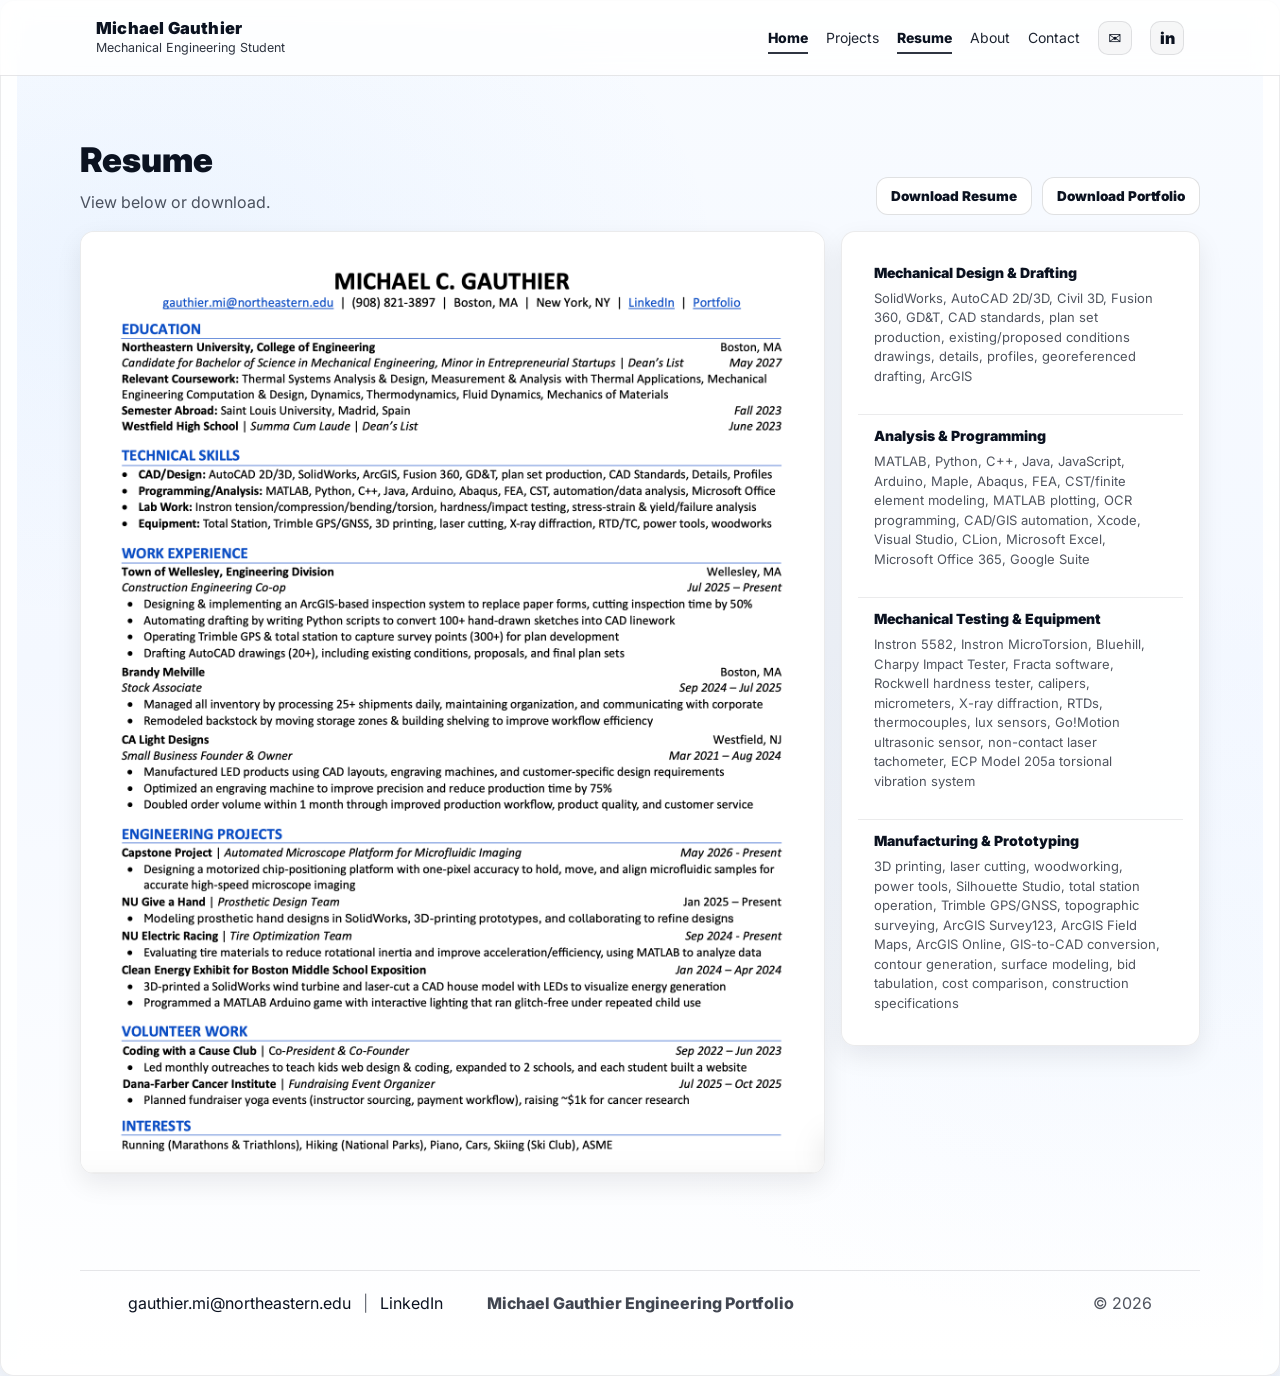
<file: resume.html>
<div class="card" style="padding:16px;">
<!doctype html>
<html lang="en">
<head> 
  <meta charset="utf-8" />
  <meta name="viewport" content="width=device-width,initial-scale=1,viewport-fit=cover" />
  <title>Resume | Michael Gauthier</title>
  <link rel="preconnect" href="https://fonts.googleapis.com">
  <link rel="preconnect" href="https://fonts.gstatic.com" crossorigin>
  <link href="https://fonts.googleapis.com/css2?family=Inter:wght@400;500;600;700;800;900&display=swap" rel="stylesheet">
  <link rel="stylesheet" href="styles.css" />
</head>
<body>
  <header class="topbar lightbar">
    <div class="wrap topbar-inner">
      <div class="brandblock">
        <div class="brand">Michael Gauthier</div>
        <div class="subtitle">Mechanical Engineering Student</div>
      </div>

      <button class="menu-btn" id="menuBtn" aria-label="Open menu">
        <span></span><span></span><span></span>
      </button>

      <nav class="nav" id="nav">
        <a class="nav-link active" href="index.html">Home</a>
        <a class="nav-link" href="projects.html">Projects</a>
        <a class="nav-link active" href="resume.html">Resume</a>
        <a class="nav-link" href="about.html">About</a>
        <a class="nav-link" href="contact.html">Contact</a>
        <a class="icon-link" href="mailto:gauthier.mi@northeastern.edu" aria-label="Email">✉</a>
        <a class="icon-link" href="https://www.linkedin.com/in/mgauthier1" target="_blank" rel="noopener" aria-label="LinkedIn">in</a>
      </nav>
    </div>
  </header>

  <main class="surface">
    <section class="wrap section">
        <div class="page-head">
          <div>
            <h1 class="page-title">Resume</h1>
            <p class="p-muted">View below or download.</p>
          </div>

          <div class="actions">
            <a class="btn btn-primary" href="assets/images/Michael_Gauthier_Resume.pdf" download>
              Download Resume
            </a>

            <a class="btn btn-primary" href="assets/images/Michael_Gauthier_Portfolio.pdf" download>
              Download Portfolio
            </a>
          </div>
        </div>

      <div class="resume-layout">
        <div class="card" style="padding:0; overflow:hidden;">
          <img
            src="assets/images/ResumeImage.png"
            alt="Michael Gauthier Resume"
            loading="lazy"
            style="width:100%; height:auto; display:block;"
          />
        </div>

        <div class="card" style="padding:16px;">
          <div class="side">
            <h3>Mechanical Design & Drafting</h3>
            <p>SolidWorks, AutoCAD 2D/3D, Civil 3D, Fusion 360, GD&amp;T, CAD standards, plan set production, existing/proposed conditions drawings, details, profiles, georeferenced drafting, ArcGIS</p>
          </div>

          <div class="side">
            <h3>Analysis & Programming</h3>
            <p>MATLAB, Python, C++, Java, JavaScript, Arduino, Maple, Abaqus, FEA, CST/finite element modeling, MATLAB plotting, OCR programming, CAD/GIS automation, Xcode, Visual Studio, CLion, Microsoft Excel, Microsoft Office 365, Google Suite</p>
          </div>

          <div class="side">
            <h3>Mechanical Testing & Equipment</h3>
            <p>Instron 5582, Instron MicroTorsion, Bluehill, Charpy Impact Tester, Fracta software, Rockwell hardness tester, calipers, micrometers, X-ray diffraction, RTDs, thermocouples, lux sensors, Go!Motion ultrasonic sensor, non-contact laser tachometer, ECP Model 205a torsional vibration system</p>
          </div>

          <div class="side">
            <h3>Manufacturing & Prototyping</h3>
            <p>3D printing, laser cutting, woodworking, power tools, Silhouette Studio, total station operation, Trimble GPS/GNSS, topographic surveying, ArcGIS Survey123, ArcGIS Field Maps, ArcGIS Online, GIS-to-CAD conversion, contour generation, surface modeling, bid tabulation, cost comparison, construction specifications</p>
          </div>
        </div>
      </div>

      <section class="footer">
        <div class="wrap footer-3">
           <div class="footer-left">
            <a href="mailto:gauthier.mi@northeastern.edu">gauthier.mi@northeastern.edu</a>
            <span class="sep">|</span>
            <a href="https://www.linkedin.com/in/mgauthier1" target="_blank" rel="noopener">LinkedIn</a>
           </div>
          <div class="footer-center">Michael Gauthier Engineering Portfolio</div>
          <div class="footer-right">© <span id="year"></span></div>
         </div>
      </section>
    </section>
  </main>

  <script src="script.js"></script>
</body>
</html>
</file>
<file: styles.css>
:root{
  --navH: 76px;
  --maxW: 1120px;

  --text: #0b1220;
  --muted: rgba(11,18,32,.72);
  --line: rgba(11,18,32,.10);

  --bgA: #f8fbff;
  --bgB: #ffffff;

  --accent: #2b6cff;

  --r1: 10px;
  --r2: 14px;

  --shadow: 0 10px 26px rgba(2,8,23,.08);
  --shadow2: 0 18px 48px rgba(2,8,23,.12);

  --glassDark: rgba(10,15,26,.46);
  --glassLight: rgba(255,255,255,.55);

  --sat: env(safe-area-inset-top);
  --sab: env(safe-area-inset-bottom);
}

*{ box-sizing:border-box; }
html,body{ height:100%; }
html{ scroll-behavior: smooth; }

body{
  margin:0;
  font-family: Inter, system-ui, -apple-system, Segoe UI, Roboto, Arial, sans-serif;
  color: var(--text);
  background:
    radial-gradient(900px 600px at 12% 18%, rgba(96,165,250,.08), rgba(255,255,255,0) 62%),
    radial-gradient(900px 600px at 88% 72%, rgba(191,219,254,.10), rgba(255,255,255,0) 64%),
    radial-gradient(700px 460px at 50% 40%, rgba(59,130,246,.05), rgba(255,255,255,0) 60%),
    linear-gradient(180deg, var(--bgA), #f4f8ff 42%, var(--bgB));
  overflow-x:hidden;
  min-height: 100vh;
  display:flex;
  flex-direction:column;
  padding-top: var(--sat);
  padding-bottom: var(--sab);
}

a{ color:inherit; text-decoration:none; }
img{ display:block; max-width:100%; }

.wrap{
  width: min(var(--maxW), calc(100% - 96px));
  margin: 0 auto;
}

main{
  padding-top: var(--navH);
  flex: 1 0 auto;
}

main.noPad{ padding-top: 0 !important; }

:focus-visible{
  outline: 3px solid rgba(43,108,255,.28);
  outline-offset: 3px;
  border-radius: 10px;
}

/* TOP BAR */
.topbar{
  position: fixed;
  top:0; left:0; right:0;
  height: var(--navH);
  z-index: 999;
  display:flex;
  align-items:center;
  backdrop-filter: blur(14px);
  -webkit-backdrop-filter: blur(14px);
  background: rgba(10,15,26,.30);
  border-bottom: 1px solid rgba(255,255,255,.10);
  color:#fff;
  padding: 0 96px;
  transition: background .18s ease, border-color .18s ease;
}

.topbar.lightbar{
  background: rgba(255,255,255,.78);
  border-bottom: 1px solid rgba(11,18,32,.10);
  color: var(--text);
}

.topbar.clearbar{
  background: transparent !important;
  border-bottom: 0 !important;
  backdrop-filter: none !important;
  -webkit-backdrop-filter: none !important;
}

.topbar-inner{
  display:flex;
  align-items:center;
  justify-content:space-between;
  gap:18px;
  width:100%;
}

.brandblock{
  display:flex;
  flex-direction:column;
  gap:4px;
  min-width: 260px;
}

.brand{
  font-weight: 900;
  letter-spacing: .2px;
  font-size: 16.5px;
  line-height: 1;
}

.subtitle{
  font-size: 12.5px;
  opacity:.86;
}

.nav{
  display:flex;
  align-items:center;
  gap:18px;
}

.nav-link{
  font-size: 14px;
  opacity:.92;
  padding: 6px 0;
  position:relative;
  transition: opacity .14s ease;
}

.nav-link::after{
  content:"";
  position:absolute;
  left:0;
  bottom:-2px;
  width:0;
  height:2px;
  background: currentColor;
  opacity:.85;
  transition: width .18s ease;
}

.nav-link:hover{ opacity:1; }
.nav-link:hover::after{ width:100%; }
.nav-link.active{ opacity:1; font-weight:800; }
.nav-link.active::after{ width:100%; }

.icon-link{
  display:inline-flex;
  width:34px;
  height:34px;
  align-items:center;
  justify-content:center;
  border-radius: 10px;
  border: 1px solid rgba(255,255,255,.18);
  background: rgba(255,255,255,.06);
  font-weight:900;
  transition: transform .14s ease, background .14s ease;
}

.topbar.lightbar .icon-link{
  border: 1px solid var(--line);
  background: rgba(2,8,23,.03);
}

.topbar.clearbar .icon-link{
  background: transparent !important;
}

.icon-link:hover{
  transform: translateY(-1px);
  background: rgba(255,255,255,.10);
}

.menu-btn{
  display:none;
  width:42px;
  height:42px;
  border-radius: 12px;
  border: 1px solid rgba(255,255,255,.18);
  background: rgba(255,255,255,.06);
  cursor:pointer;
  color: currentColor;
  align-items:center;
  justify-content:center;
  flex-direction: column;
  gap:5px;
}

.topbar.lightbar .menu-btn{
  border: 1px solid var(--line);
  background: rgba(2,8,23,.03);
}

.menu-btn span{
  width:18px;
  height:2px;
  background: currentColor;
  border-radius:999px;
  display:block;
}

/* HERO */
.hero{
  position:relative;
  margin-top: calc(var(--navH) * -1);
  padding-top: var(--navH);
  background-size: cover;
  background-position: center;
  background-repeat:no-repeat;
  color:#fff;
  overflow:hidden;
  background-attachment: scroll;
  transform: translateZ(0);
}

.hero.full{
  min-height: 100vh;
  min-height: 100svh;
  min-height: 100dvh;
  display:flex;
  align-items:center;
}

.hero.thin{
  min-height: 44vh;
  display:flex;
  align-items:center;
}

.hero.full{
  min-height: calc(100vh + var(--navH));
  background-size: cover;
  background-position: center;
}

.hero-overlay{
  position:absolute;
  inset:0;
  background:
    radial-gradient(900px 600px at 50% 30%, rgba(0,0,0,.16), rgba(0,0,0,.52)),
    linear-gradient(180deg, rgba(0,0,0,.08), rgba(0,0,0,.38));
}

.hero-content{
  position:relative;
  width:100%;
  padding: 72px 0;
}

.hero-center{
  text-align: center;
  max-width: 920px;
  margin: 0 auto;
  will-change: transform;
  transform: translateZ(0);
}

.hero-title{
  margin:0;
  font-size: clamp(38px, 5.2vw, 64px);
  font-weight: 900;
  letter-spacing: .2px;
}

.hero-sub{
  margin: 12px auto 0;
  max-width: 820px;
  font-size: 15.5px;
  opacity:.92;
  line-height: 1.55;
}

.hero-home-shift{ transform: translateY(-10vh); }
.hero-parallax-text{ will-change: transform; }

/* SECTIONS */
.section{ padding: 46px 0; }

.surface{
  background:
    radial-gradient(900px 560px at 10% 18%, rgba(96,165,250,.07), rgba(255,255,255,0) 65%),
    radial-gradient(900px 560px at 92% 70%, rgba(191,219,254,.09), rgba(255,255,255,0) 68%),
    linear-gradient(180deg, #f8fbff 0%, #f4f8ff 48%, #ffffff 100%);
}

.h2{
  margin:0;
  font-size: 20px;
  font-weight: 900;
}

.p-muted{
  margin: 10px 0 0;
  color: var(--muted);
  line-height: 1.55;
}

.card{
  background: rgba(255,255,255,.92);
  border: 1px solid rgba(2,8,23,.08);
  border-radius: var(--r2);
  box-shadow: var(--shadow);
}

/* BUTTONS */
.btn{
  display:inline-flex;
  align-items:center;
  justify-content:center;
  padding: 10px 14px;
  border-radius: 12px;
  border: 1px solid rgba(2,8,23,.12);
  background: rgba(255,255,255,.92);
  font-weight: 900;
  font-size: 13.5px;
  transition: transform .14s ease, background .14s ease, box-shadow .14s ease;
}

.btn:hover{
  transform: translateY(-1px);
  background: rgba(255,255,255,.98);
  box-shadow: 0 10px 22px rgba(2,8,23,.08);
}

.btn-wide{
  width:100%;
  justify-content:center;
  padding: 13px 14px;
  font-size: 14.5px;
  border-radius: 14px;
}

/* HOME ABOUT */
.home-about-shell{
  display:grid;
  grid-template-columns: 320px 1fr;
  gap:18px;
  align-items: stretch;
  margin-top: 18px;
}

.home-about-left{
  display:flex;
  flex-direction: column;
  height: 100%;
}

.home-headshot{
  width:100%;
  height: 270px;
  object-fit: cover;
  object-position: center 25%;
  border-radius: 14px;
  border: 1px solid rgba(2,8,23,.10);
  box-shadow: 0 14px 36px rgba(2,8,23,.10);
  background:#fff;
}

.home-about-buttons{
  margin-top: auto;
  display:grid;
  gap:10px;
  padding-top: 12px;
}

.home-about-right{
  height: 100%;
  border-radius: 18px;
}

.home-about-pad{ padding: 18px; }

.about-grid{
  display:grid;
  grid-template-columns: 320px 1fr;
  gap:18px;
  align-items:start;
}

/* TIMELINE (make cards slightly more distinct from bg) */
.timeline-alt{
  position: relative;
  width: 100%;
  margin-top: 24px;
  padding: 20px 0 10px;
}

.timeline-center-line{
  position: absolute;
  left: 50%;
  top: 0;
  bottom: 0;
  width: 6px;
  transform: translateX(-50%);
  background: linear-gradient(180deg, rgba(18,40,88,.88), rgba(18,40,88,.50));
  border-radius: 999px;
  box-shadow: 0 0 0 1px rgba(18,40,88,.06);
}

.timeline-row{
  position: relative;
  display: flex;
  width: 100%;
  margin: 14px 0;
  text-decoration: none;
}

.timeline-row.left{ justify-content: flex-start; }
.timeline-row.right{ justify-content: flex-end; }

.timeline-card{
  position: relative;
  width: calc(50% - 54px);
  min-height: 150px;
  background: rgba(255,255,255,.98);
  border: 1px solid rgba(18,40,88,.10);
  border-radius: 20px;
  box-shadow:
    0 18px 44px rgba(15,23,42,.09),
    0 2px 8px rgba(15,23,42,.04);
  transition: transform .22s ease, box-shadow .22s ease, border-color .22s ease;
  overflow: visible;
}

.timeline-card:hover{
  transform: translateY(-6px);
  box-shadow:
    0 26px 62px rgba(15,23,42,.13),
    0 4px 12px rgba(15,23,42,.06);
  border-color: rgba(18,40,88,.18);
}

.timeline-row.left .timeline-card::after,
.timeline-row.right .timeline-card::after{
  content:"";
  position:absolute;
  top: 50%;
  height: 3px;
  background: rgba(18,40,88,.42);
  transform: translateY(-50%);
}

.timeline-row.left .timeline-card::after{ right: -48px; width: 48px; }
.timeline-row.right .timeline-card::after{ left: -48px; width: 48px; }

.timeline-row::before{
  content:"";
  position:absolute;
  left:50%;
  top:50%;
  transform: translate(-50%, -50%);
  width: 14px;
  height: 14px;
  background: #fff;
  border: 4px solid rgba(18,40,88,.78);
  border-radius: 999px;
  z-index: 4;
  box-shadow: 0 0 0 6px rgba(18,40,88,.07);
}

.timeline-date{
  font-size: 18px;
  font-weight: 800;
  color: rgba(18,40,88,.92);
  letter-spacing: -.02em;
  padding: 18px 20px 0;
}

.timeline-card-inner{
  display:flex;
  align-items:center;
  gap:16px;
  padding: 14px 20px 20px;
}

.timeline-logo{
  width: 100px;
  height: 100px;
  border-radius: 16px;
  overflow:hidden;
  flex-shrink:0;
  border: 1px solid rgba(18,40,88,.08);
  background: #fff;
  box-shadow: 0 10px 24px rgba(15,23,42,.08);
}

.timeline-logo img{
  width:100%;
  height:100%;
  object-fit: cover;
}

.timeline-text{ min-width: 0; }

.timeline-title{
  font-size: 20px;
  font-weight: 800;
  line-height: 1.2;
  color: rgba(15,23,42,.95);
}

.timeline-company{
  margin-top: 4px;
  font-size: 14.5px;
  font-weight: 600;
  color: rgba(15,23,42,.74);
}

.timeline-subdate{
  margin-top: 8px;
  font-size: 13px;
  font-weight: 600;
  color: rgba(15,23,42,.52);
}

/* PROJECT GRID */
.projects-grid{
  margin-top: 18px;
  display:grid;
  grid-template-columns: repeat(3, 1fr);
  gap: 16px;
}

.project-card{
  border-radius: var(--r1);
  overflow:hidden;
  border: 1px solid rgba(2,8,23,.06);
  background:#fff;
  box-shadow: var(--shadow);
  transition: transform .18s ease, box-shadow .18s ease, border-color .18s ease;
}

.project-extra-grid{
  display: grid;
  grid-template-columns: repeat(auto-fit, minmax(240px, 1fr));
  gap: 12px;
}

.project-extra-img{
  overflow: hidden;
  border-radius: 14px;
  border: 1px solid rgba(2,8,23,.10);
  background: #fff;
  box-shadow: 0 14px 36px rgba(2,8,23,.10);
}

.project-card:hover{
  transform: translateY(-6px);
  box-shadow: 0 26px 70px rgba(2,8,23,.18);
  border-color: rgba(2,8,23,.10);
}

.project-thumb{
  height: 190px;
  background-size: cover;
  background-position: center;
}

.project-body{ padding: 14px 14px 16px; }

.project-body h3{
  margin:0;
  font-size: 15px;
  font-weight: 900;
}

.project-body p{
  margin: 8px 0 0;
  color: var(--muted);
  font-size: 13.5px;
  line-height: 1.45;
}

.project-skill-pills{
  display:flex;
  flex-wrap:wrap;
  gap:8px;
  margin-top: 10px;
}

.project-skill-pill{
  font-size: 12px;
  padding: 6px 10px;
  border-radius: 999px;
  background: rgba(43,108,255,.08);
  border: 1px solid rgba(43,108,255,.14);
  color: rgba(11,18,32,.84);
  white-space: nowrap;
}

.project-hero{
  min-height: 25vh;
  display:flex;
  align-items:center;
}

.project-hero-title{
  font-size: clamp(22px, 3.2vw, 40px);
  line-height: 1.15;
}

.project-detail{
  padding: 18px;
}

.project-detail-top{
  display:grid;
  grid-template-columns: 320px 1fr;
  gap: 18px;
  align-items:start;
}

.project-detail-photo{
  overflow:hidden;
  border-radius: 14px;
  border: 1px solid rgba(2,8,23,.10);
  background:#fff;
  box-shadow: 0 14px 36px rgba(2,8,23,.10);
}

.project-detail-photo img{
  width:100%;
  height:auto;
  display:block;
}

.project-detail-photo-note{
  padding: 10px 12px;
  font-size: 12.5px;
  color: rgba(11,18,32,.62);
  border-top: 1px solid rgba(2,8,23,.08);
}

.project-detail-label{
  font-weight: 900;
  font-size: 13.5px;
  color: rgba(11,18,32,.78);
}

.project-detail-body{
  margin-top: 6px;
  color: rgba(11,18,32,.72);
  line-height: 1.75;
}

.project-detail-results{
  margin-top: 18px;
  padding-top: 18px;
  border-top: 1px solid rgba(2,8,23,.08);
}

@media (max-width: 720px){
  .project-detail-top{
    grid-template-columns: 1fr;
  }
  .timeline-row::before{
  left: calc(24px + 2.5px);
  }
}

.pills{
  display:flex;
  flex-wrap:wrap;
  gap:8px;
  margin-top: 10px;
}

.pill{
  font-size: 11.5px;
  padding: 5px 9px;
  border-radius: 999px;
  background: rgba(43,108,255,.08);
  border: 1px solid rgba(43,108,255,.14);
  color: rgba(11,18,32,.84);
  white-space:nowrap;
}

.readmore{
  margin-top: 10px;
  display:inline-block;
  color: var(--accent);
  font-weight: 900;
  font-size: 12.5px;
}

.contact-footer-spacer{
  height: 160px;
}

/* CONTACT + RESUME */
.page-head{
  display:flex;
  align-items:flex-end;
  justify-content:space-between;
  gap:14px;
  flex-wrap:wrap;
  margin-bottom: 16px;
}

.page-title{
  margin:0;
  font-size: 34px;
  font-weight: 900;
}

.contact-grid{
  display:grid;
  grid-template-columns: 0.95fr 1.05fr;
  gap: 18px;
  align-items: start;
}

.contact-left{ padding: 22px; }
.contact-right{ padding: 22px; }

.contact-h{
  margin:0;
  font-size: 18px;
  font-weight: 900;
}

.contact-blurb{
  margin: 12px 0 0;
  color: rgba(11,18,32,.74);
  line-height: 1.6;
}

.contact-info{
  margin-top: 18px;
  display:grid;
  gap: 12px;
  padding-top: 16px;
  border-top: 1px solid rgba(2,8,23,.08);
}

.contact-row{
  display:grid;
  grid-template-columns: 84px 1fr;
  gap: 12px;
  align-items: baseline;
}

.contact-label{
  font-weight: 900;
  font-size: 13px;
  color: rgba(11,18,32,.60);
}

.contact-value{
  font-weight: 700;
  color: rgba(11,18,32,.86);
  word-break: break-word;
}

.contact-note{
  margin-top: 16px;
  padding-top: 14px;
  border-top: 1px solid rgba(2,8,23,.08);
  color: rgba(11,18,32,.62);
  font-size: 12.5px;
  line-height: 1.5;
}

.contact-form{
  margin-top: 16px;
  display:grid;
  gap: 14px;
}

.contact-field{
  display:grid;
  gap: 7px;
}

.contact-field span{
  font-weight: 900;
  font-size: 13px;
  color: rgba(11,18,32,.72);
}

.contact-submit{
  margin-top: 6px;
  padding: 12px 16px;
  border-radius: 14px;
}

.contact-input{
  font: inherit;
  padding: 10px 12px;
  border-radius: 12px;
  border: 1px solid rgba(2,8,23,.14);
  outline:none;
  background:#fff;
  transition: box-shadow .14s ease, border-color .14s ease;
}

.contact-input:focus{
  border-color: rgba(43,108,255,.45);
  box-shadow: 0 0 0 3px rgba(43,108,255,.10);
}

.actions{
  display:flex;
  gap:10px;
  flex-wrap:wrap;
}

.resume-layout{
  display:grid;
  grid-template-columns: 1.35fr .65fr;
  gap: 16px;
  align-items:start;
}

.pdf{
  width:100%;
  height: 1200px;
  border:0;
  outline:0;
  background: transparent;
}

.side{ padding: 16px; }
.side h3{ margin:0 0 8px; font-size: 14px; font-weight: 900; }
.side p{ margin:0; color: var(--muted); font-size: 13px; line-height: 1.5; }
.side + .side{ margin-top: 12px; padding-top: 12px; border-top: 1px solid rgba(2,8,23,.08); }

/* FOOTER */
.footer{
  margin-top: 96px;
  padding-top: 22px;
  border-top: 1px solid rgba(11,18,32,.10);
}

.footer .wrap{
  width: min(1200px, calc(100% - 96px));
}

.footer-3{
  width: 100%;
  display: grid;
  grid-template-columns: 1fr auto 1fr;
  align-items: center;
  gap: 14px;
}

.footer-left{ justify-self: start; white-space: nowrap; }
.footer-center{
  justify-self: center;
  text-align: center;
  font-weight: 800;
  color: rgba(11,18,32,.78);
  white-space: nowrap;
}
.footer-right{ justify-self: end; white-space: nowrap; color: rgba(11,18,32,.72); }
.sep{ opacity:.6; margin: 0 8px; }

/* PAGE FILL */
.pageFill{
  min-height: calc(100vh - var(--navH));
  display: flex;
  flex-direction: column;
}
.pageFill > .section{ flex: 1 0 auto; }
.pageFill .footer{ margin-top: auto; }

/* MOBILE + RESPONSIVE */
@media (max-width: 980px){
  .projects-grid{ grid-template-columns: repeat(2, 1fr); }
  .resume-layout{ grid-template-columns: 1fr; }
  .pdf{ height: 980px; }

  .home-about-shell{ grid-template-columns: 1fr; }
  .home-headshot{ height: 250px; }

  .timeline-card{ width: calc(50% - 40px); }
  .timeline-row.left .timeline-card::after{ right: -34px; width: 34px; }
  .timeline-row.right .timeline-card::after{ left: -34px; width: 34px; }

  .about-grid{ grid-template-columns: 1fr; }
}

@media (max-width: 720px){
  :root{ --navH: 72px; }
  .wrap{ width: calc(100% - 28px); }

  .topbar{ padding: 0 14px; }

  .menu-btn{ display:inline-flex; }

  .contact-grid{
    grid-template-columns: 1fr;
    gap: 14px;
  }
  .contact-left, .contact-right{ padding: 18px; }
  .contact-row{ grid-template-columns: 72px 1fr; }

  .nav{
    position: absolute;
    top: calc(var(--navH) - 6px);
    right: 18px;
    left: auto;

    display: none;
    flex-direction: column;
    align-items: stretch;
    gap: 10px;

    width: min(240px, calc(100vw - 48px));
    padding: 12px;

    border-radius: 14px;

    backdrop-filter: none;
    -webkit-backdrop-filter: none;

    background: #0a0f1a;
    border: 1px solid rgba(255,255,255,.14);
    box-shadow: 0 18px 50px rgba(2,8,23,.22);

    transform: translateY(-6px) scale(.98);
    transform-origin: top right;
    opacity: 0;

    transition: opacity .16s ease, transform .16s ease;
    z-index: 1000;
  }

  .topbar.lightbar .nav{
    background: #ffffff;
    border: 1px solid rgba(2,8,23,.10);
    box-shadow: 0 18px 50px rgba(2,8,23,.12);
  }

  .nav.open{
    display: flex;
    opacity: 1;
    transform: translateY(8px) scale(1);
  }

  .nav::before{
    content:"";
    position:absolute;
    top:-7px;
    right: 18px;
    width:14px;
    height:14px;
    background: inherit;
    border-left: inherit;
    border-top: inherit;
    transform: rotate(45deg);
    border-top-left-radius: 4px;
  }

  .nav-link{
    width: 100%;
    padding: 9px 10px;
    border-radius: 10px;
    font-size: 15px;
  }

  .nav-link:hover{ background: rgba(255,255,255,.08); }
  .topbar.lightbar .nav-link:hover{ background: rgba(2,8,23,.06); }

  .hero.thin{ min-height: 38vh; }
  .hero.full{ min-height: 82vh; }
  .hero-home-shift{ transform: translateY(-10vh); }

  .project-thumb{ height: 170px; }

  .timeline-center-line{
    left: 24px;
    transform: none;
    width: 5px;
  }

  .timeline-row,
  .timeline-row.left,
  .timeline-row.right{
    justify-content: flex-start;
    margin: 22px 0;
  }

  .timeline-card{
    width: calc(100% - 48px);
    margin-left: 48px;
    min-height: 138px;
    border-radius: 18px;
  }

  .timeline-row.left .timeline-card::after,
  .timeline-row.right .timeline-card::after{
    left: -28px;
    right: auto;
    width: 28px;
    height: 3px;
  }

  .timeline-date{
    font-size: 16px;
    padding: 16px 16px 0;
  }

  .timeline-card-inner{
    padding: 12px 16px 16px;
    gap: 12px;
  }

  .timeline-logo{
    width: 100px;
    height: 100px;
    border-radius: 14px;
  }

  .timeline-title{ font-size: 20px; }
  .timeline-company{ font-size: 15.5px; }
  .timeline-subdate{ font-size: 13px; }

  /* About page mobile fix: prevent overflow + stack photo above text */
  html, body{ overflow-x: hidden; }

  body .surface .wrap.section > div[style*="grid-template-columns: 320px 1fr"]{
    grid-template-columns: 1fr !important;
  }

  body .surface .wrap.section div[style*="grid-template-columns: 220px 1fr"]{
    grid-template-columns: 1fr !important;
  }

  body .surface .wrap.section img{
    max-width: 100%;
    height: auto;
  }

  body .surface .wrap.section img[alt="Headshot"]{
    height: 340px !important;
    object-fit: cover;
  }

  body .surface .wrap.section div[style*="grid-template-columns: 220px 1fr"] > div{
    padding-top: 8px;
  }
}

@media (prefers-reduced-motion: reduce){
  *{
    transition: none !important;
    animation: none !important;
    scroll-behavior: auto !important;
  }
}
</file>
